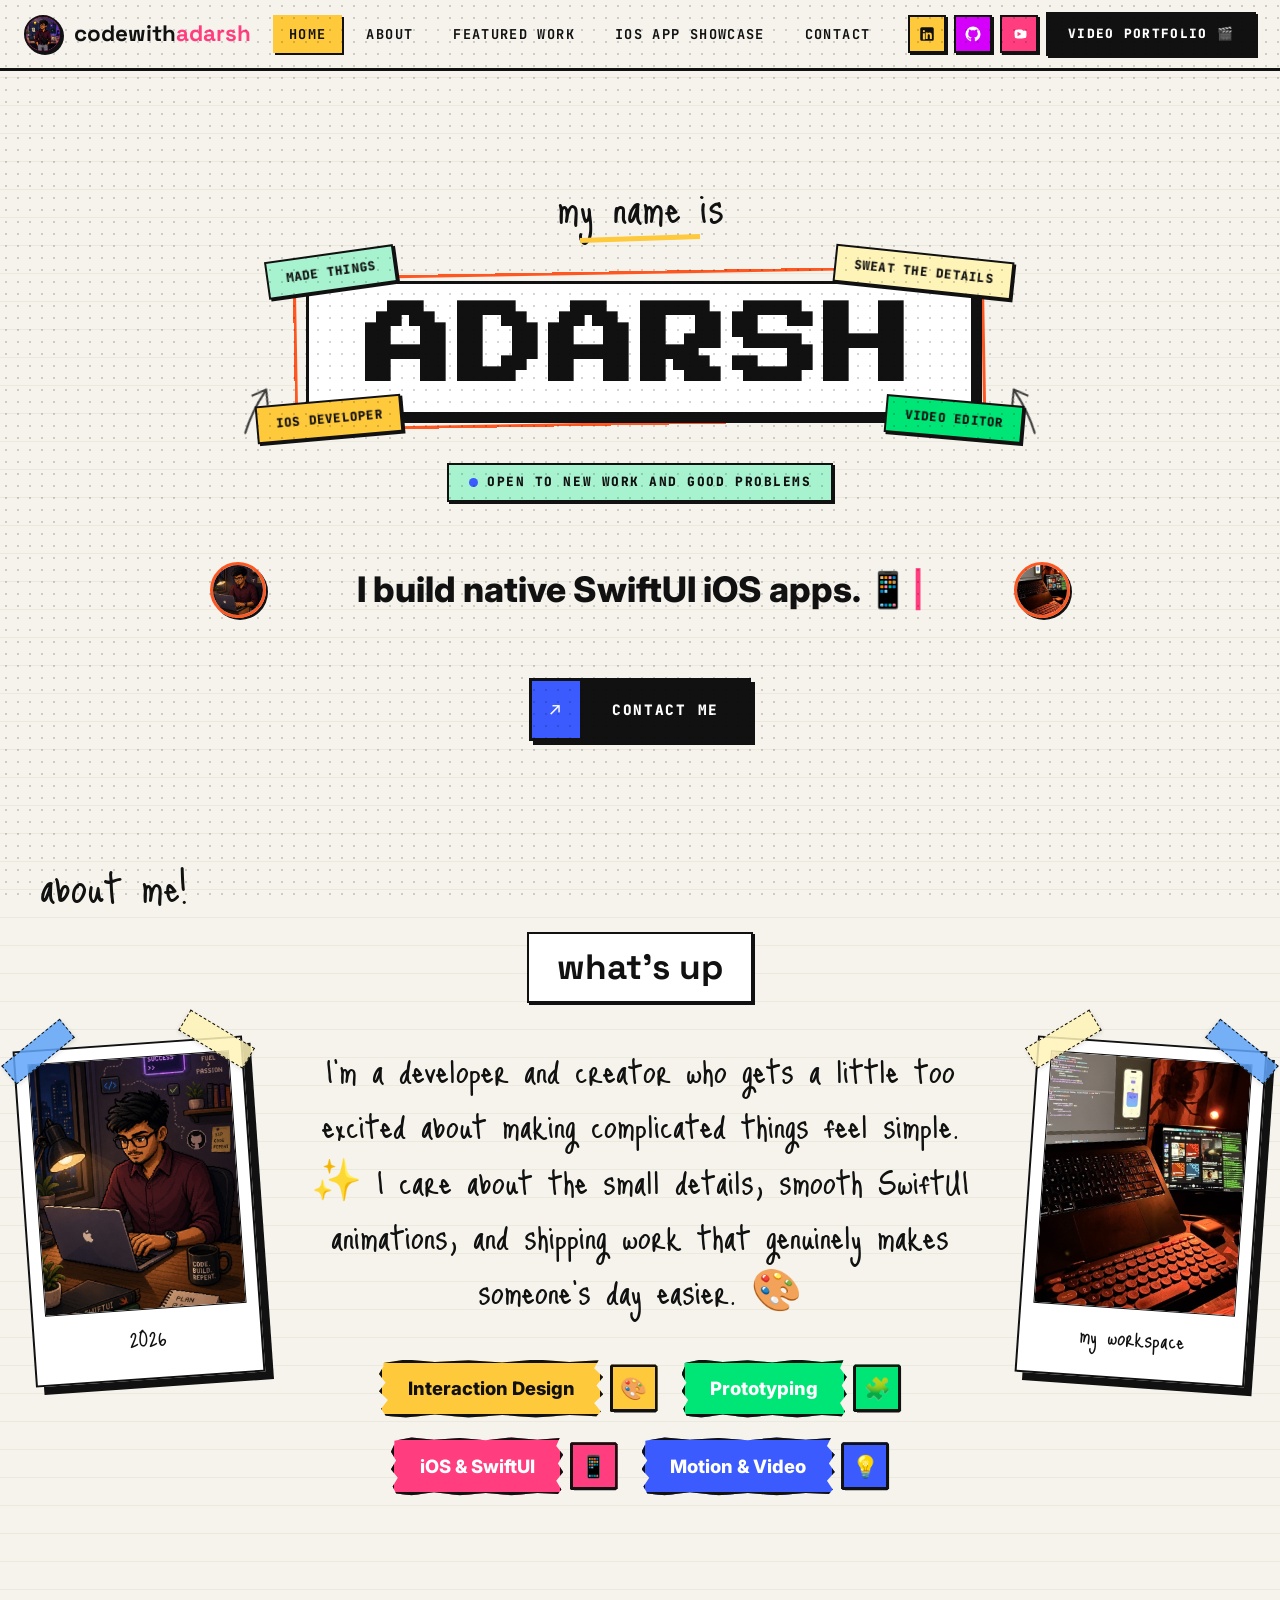
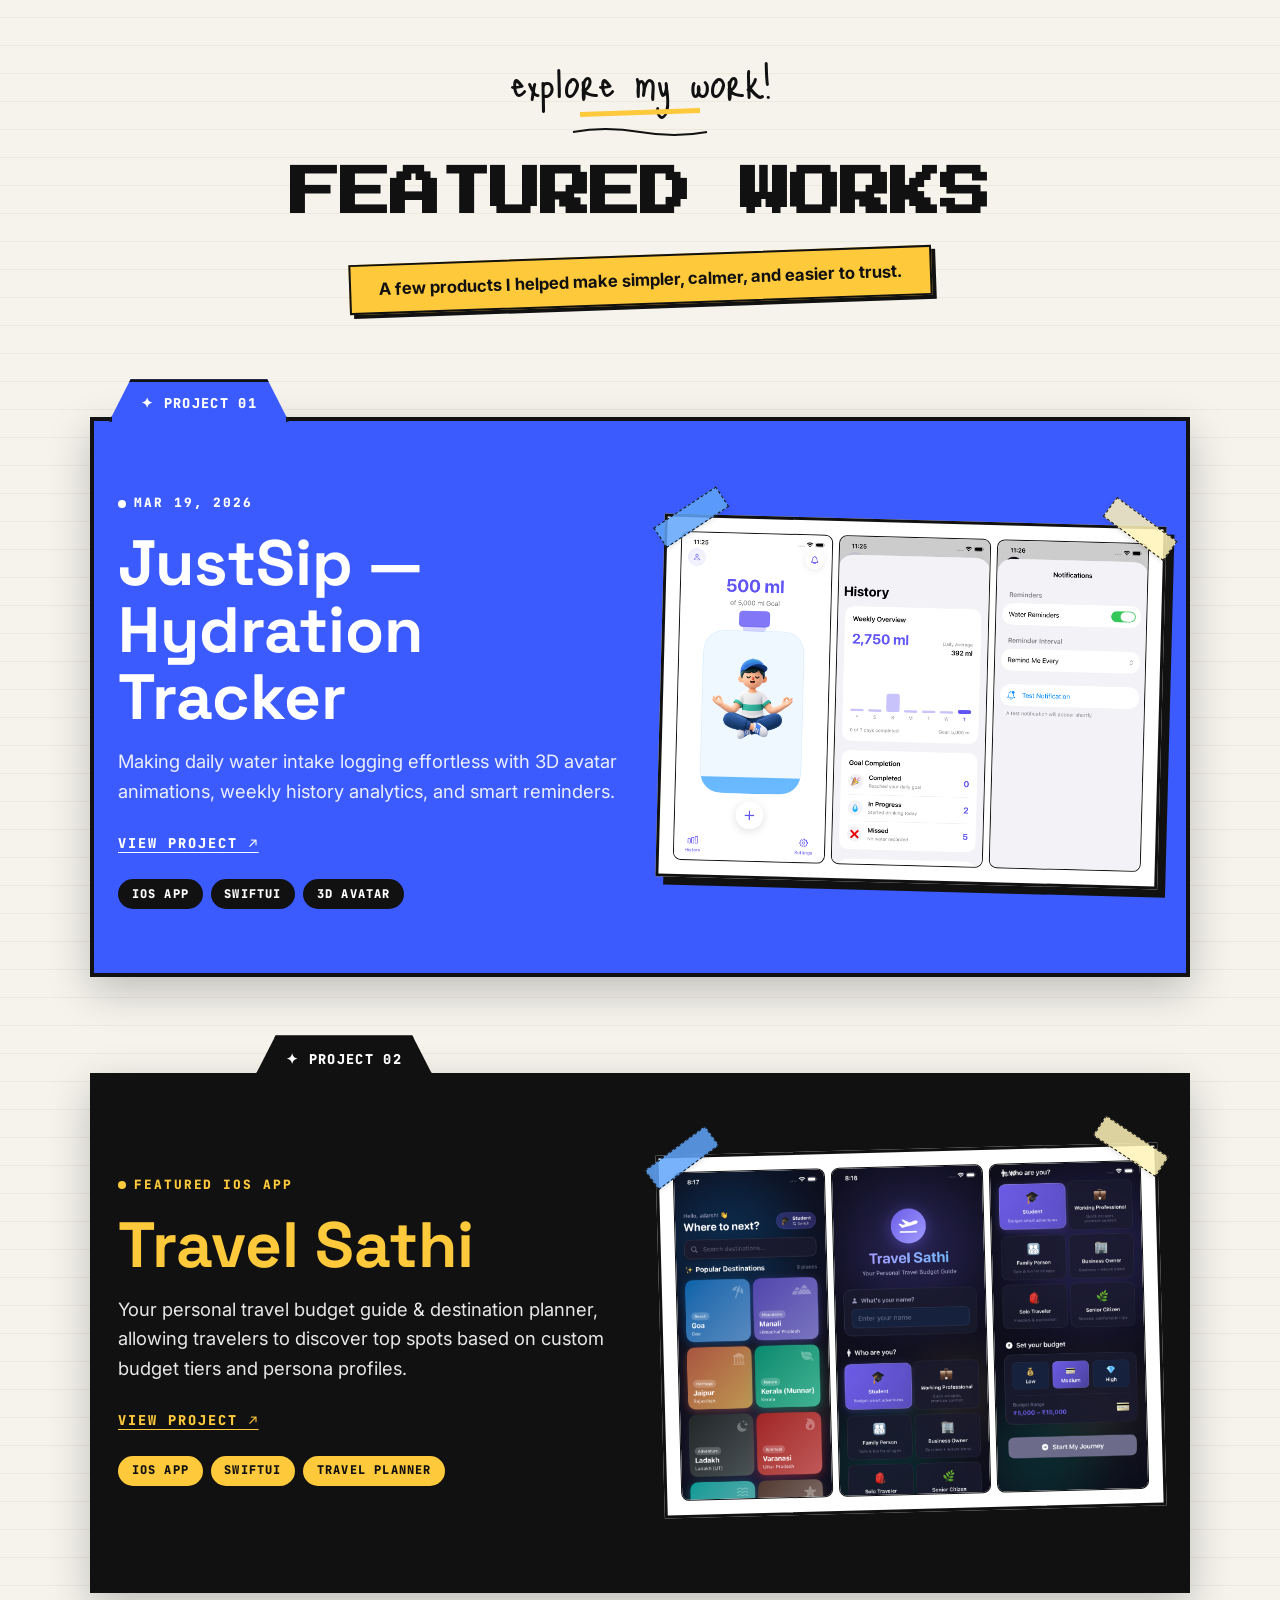
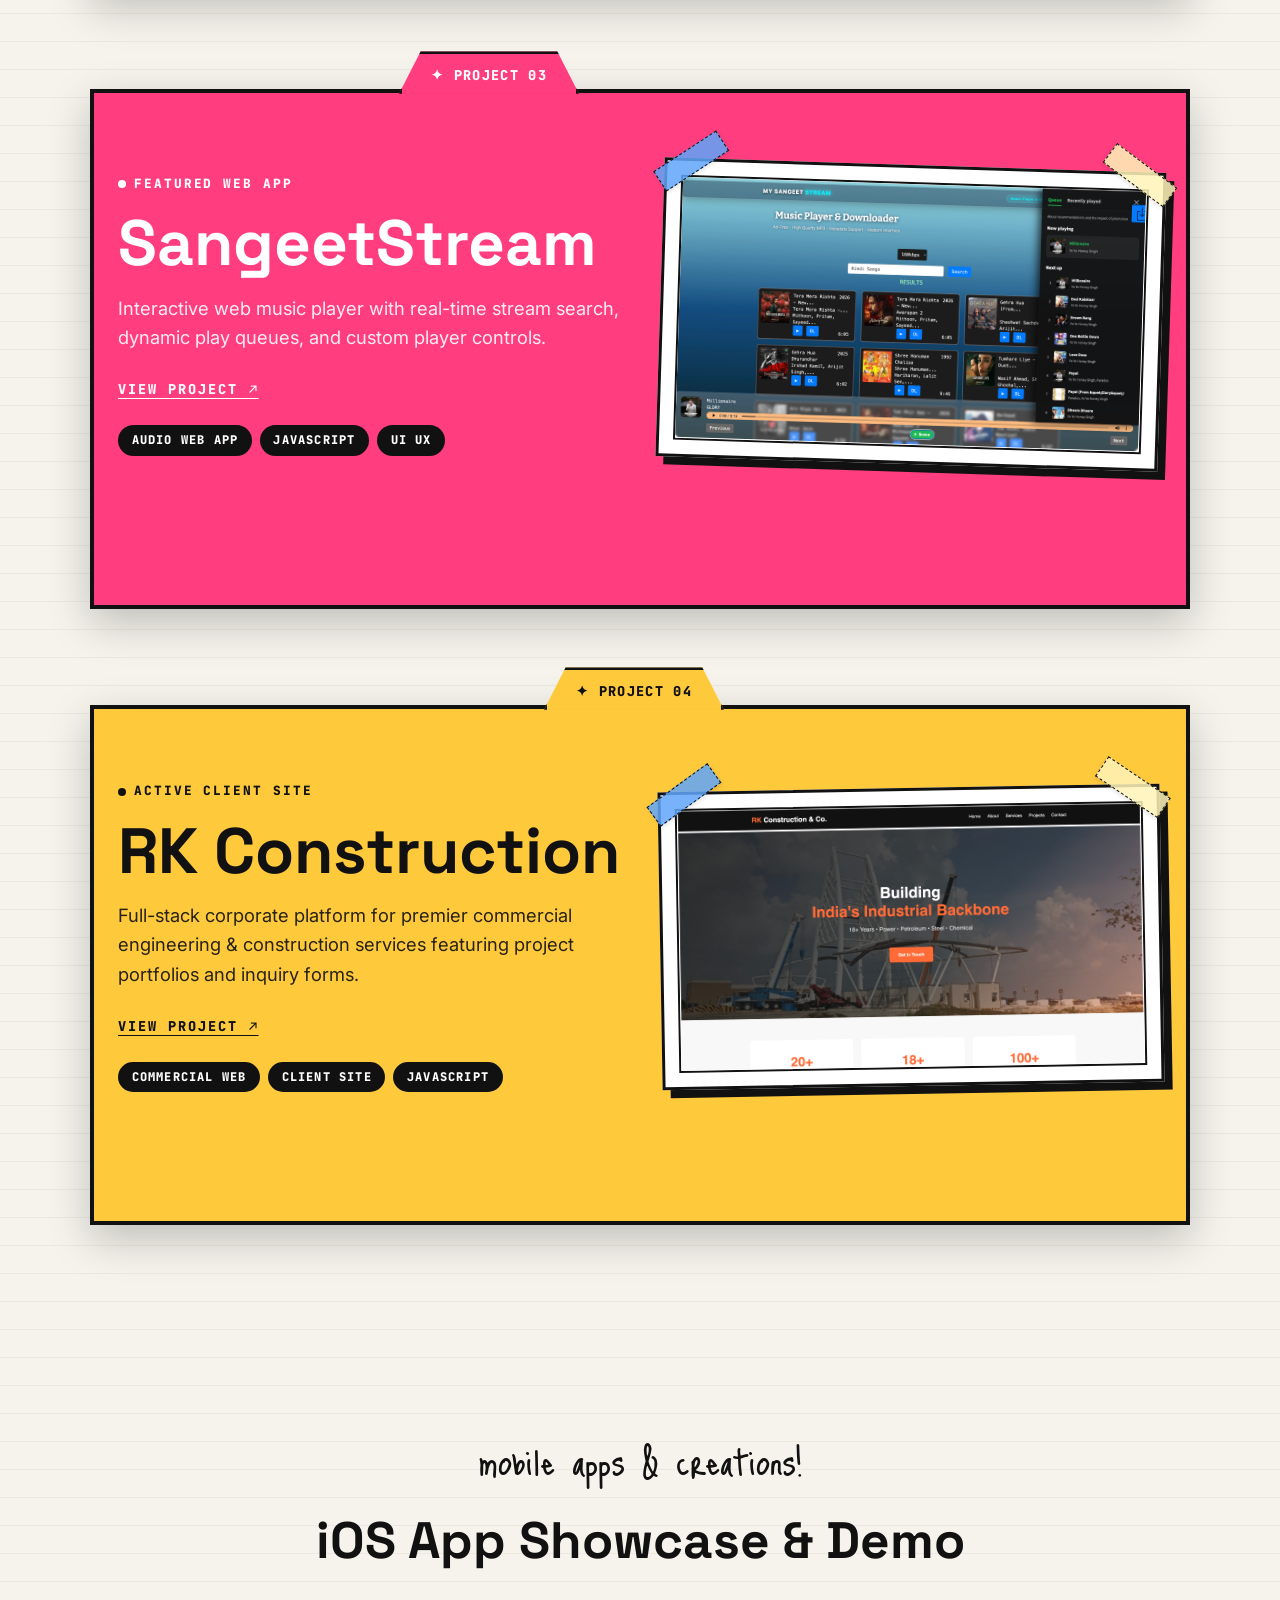
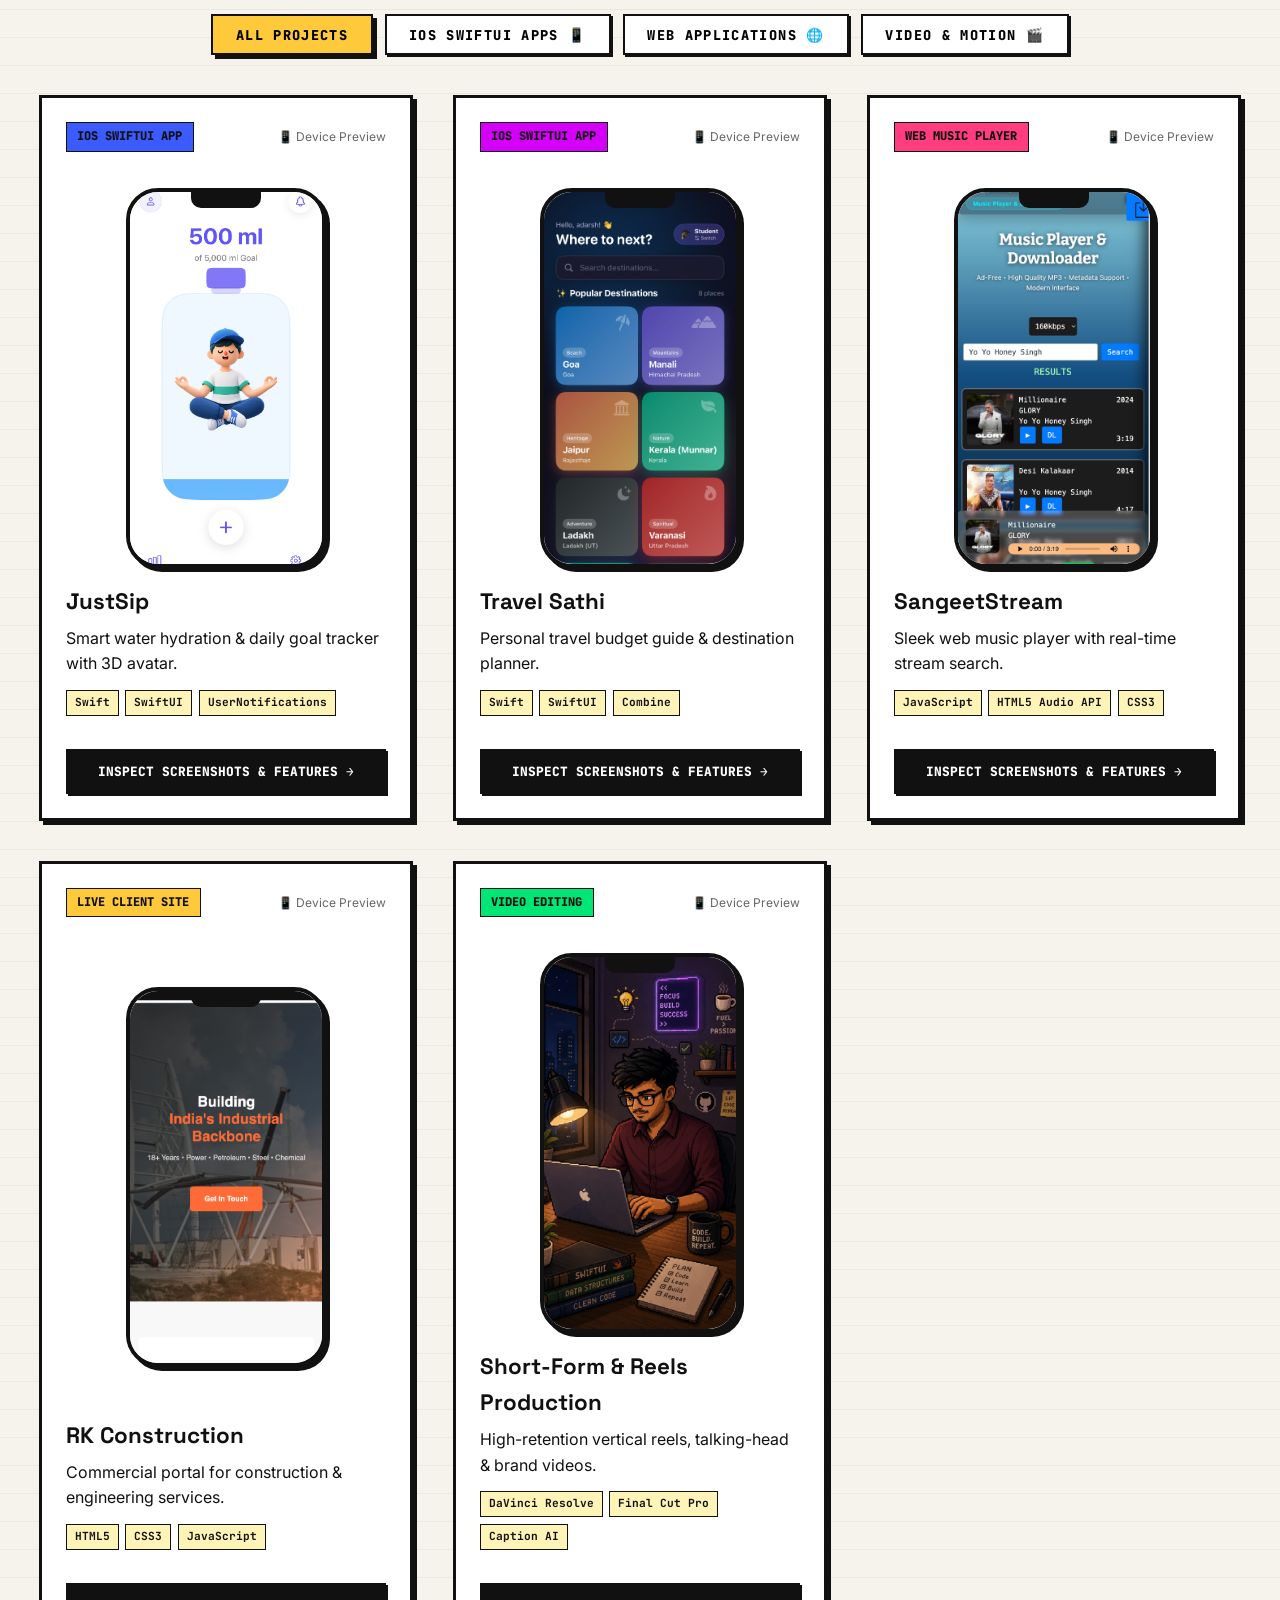
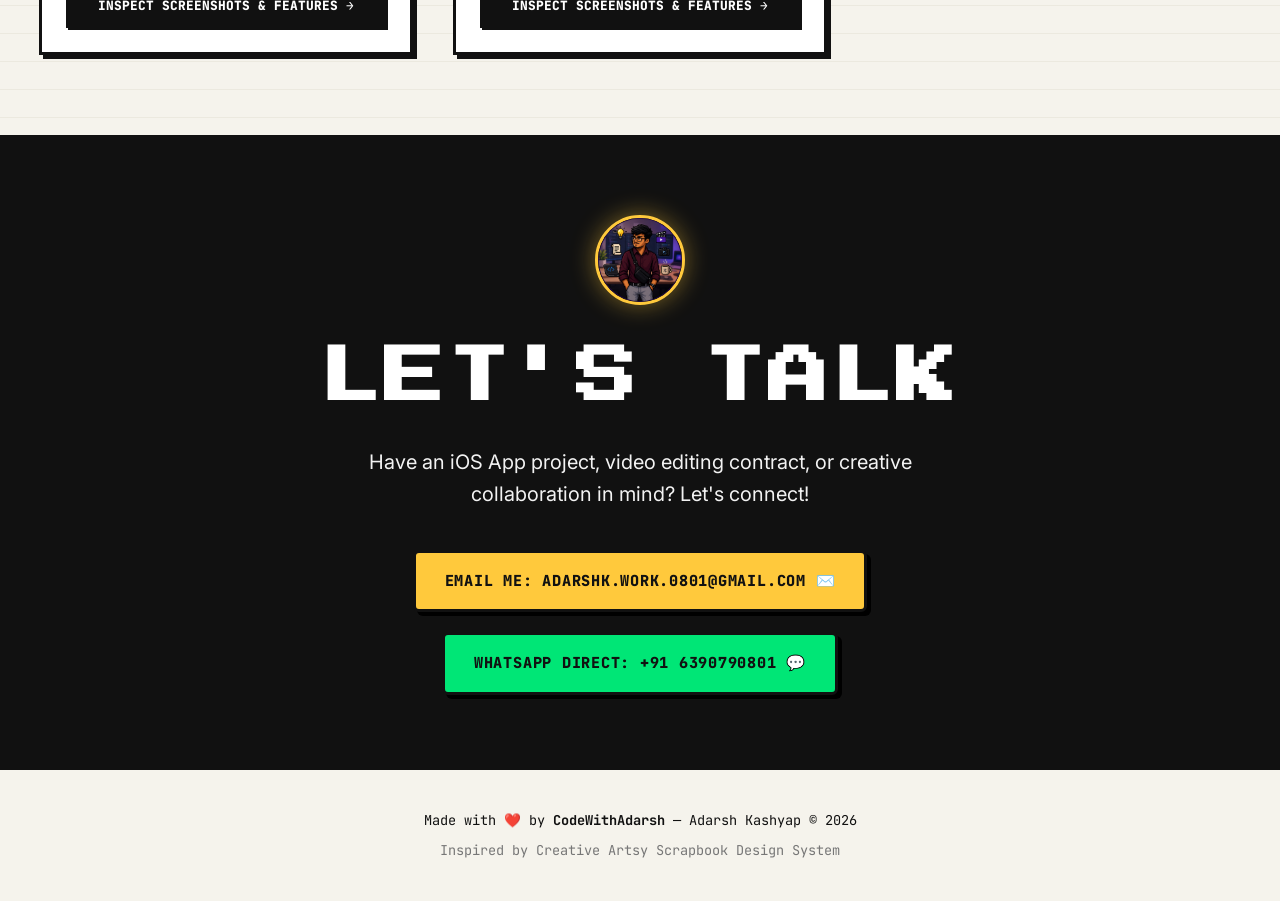
<file: index.html>
<!DOCTYPE html>
<html lang="en">

<head>
    <meta charset="UTF-8">
    <meta name="viewport" content="width=device-width, initial-scale=1.0">
    <title>Adarsh Kashyap — iOS Developer & Video Editor Portfolio</title>
    <meta name="description" content="Portfolio of Adarsh Kashyap - iOS Developer, Video Editor & Creative Tech Enthusiast.">
    <meta name="theme-color" content="#FFC93C">

    <!-- Favicon & Site Logo -->
    <link rel="icon" type="image/jpeg" href="assets/images/logo.jpg">
    <link rel="apple-touch-icon" href="assets/images/logo.jpg">

    <!-- Open Graph Meta -->
    <meta property="og:title" content="Adarsh Kashyap — Portfolio">
    <meta property="og:description" content="iOS Developer & Video Editor Portfolio built with Creative Artsy aesthetics.">
    <meta property="og:image" content="assets/images/logo.jpg">
    <meta property="og:type" content="website">

    <!-- CSS & Fonts -->
    <link rel="stylesheet" href="style.css">
</head>

<body>
    <!-- Background Grain Overlay -->
    <div class="ca-grain" aria-hidden="true"></div>

    <!-- Splash Screen Intro -->
    <div class="ca-splash" id="splash-screen" aria-hidden="true">
        <div class="ca-splash-bubble">
            <img src="assets/images/logo.jpg" alt="Logo" class="splash-logo-img">
            <span>Oh, hello! You found me! ✨</span>
        </div>
    </div>

    <!-- Navigation Bar -->
    <header class="navbar">
        <a href="#hero" class="nav-brand" id="nav-logo">
            <span class="brand-icon-smiley">
                <img src="assets/images/logo.jpg" alt="CodeWithAdarsh Logo">
            </span>
            <span>codewith<span style="color: var(--ca-magenta)">adarsh</span></span>
        </a>

        <!-- Desktop Navigation Links -->
        <nav>
            <ul class="nav-links">
                <li><a href="index.html#hero" class="nav-link active">Home</a></li>
                <li><a href="about.html" class="nav-link">About</a></li>
                <li><a href="index.html#projects" class="nav-link">Featured Work</a></li>
                <li><a href="index.html#apps" class="nav-link">iOS App Showcase</a></li>
                <li><a href="index.html#contact" class="nav-link">Contact</a></li>
            </ul>
        </nav>

        <!-- Social Badges & CTA -->
        <div class="nav-socials">
            <a href="https://www.linkedin.com/in/adarsh-kashyap-94238028b" target="_blank" class="social-pill" style="background-color: var(--ca-yellow)" title="LinkedIn">
                <svg width="18" height="18" viewBox="0 0 24 24" fill="currentColor"><path d="M19 3a2 2 0 0 1 2 2v14a2 2 0 0 1-2 2H5a2 2 0 0 1-2-2V5a2 2 0 0 1 2-2h14m-.5 15.5v-5.3a3.26 3.26 0 0 0-3.26-3.26c-.85 0-1.84.52-2.28 1.3v-1.11h-2.79v8.37h2.79v-4.93c0-.77.62-1.4 1.39-1.4a1.4 1.4 0 0 1 1.4 1.4v4.93h2.75M6.46 10.9v8.37H9.25V10.9H6.46M7.86 6.78a1.4 1.4 0 1 0 1.4 1.4a1.41 1.41 0 0 0-1.4-1.4Z"/></svg>
            </a>
            <a href="https://github.com/adarsh-08-01" target="_blank" class="social-pill" style="background-color: var(--ca-purple); color: #FFF" title="GitHub">
                <svg width="18" height="18" viewBox="0 0 24 24" fill="currentColor"><path d="M12 2A10 10 0 0 0 2 12c0 4.42 2.87 8.17 6.84 9.5c.5.08.66-.23.66-.5v-1.69c-2.77.6-3.36-1.34-3.36-1.34c-.46-1.16-1.11-1.47-1.11-1.47c-.91-.62.07-.6.07-.6c1 .07 1.53 1.03 1.53 1.03c.87 1.52 2.34 1.07 2.91.83c.09-.65.35-1.09.63-1.34c-2.22-.25-4.55-1.11-4.55-4.92c0-1.11.38-2 1.03-2.71c-.1-.25-.45-1.29.1-2.64c0 0 .84-.27 2.75 1.02c.79-.22 1.65-.33 2.5-.33c.85 0 1.71.11 2.5.33c1.91-1.29 2.75-1.02 2.75-1.02c.55 1.35.2 2.39.1 2.64c.65.71 1.03 1.6 1.03 2.71c0 3.82-2.34 4.66-4.57 4.91c.36.31.69.92.69 1.85V21c0 .27.16.59.67.5C19.14 20.16 22 16.42 22 12A10 10 0 0 0 12 2Z"/></svg>
            </a>
            <a href="https://www.youtube.com/@codewithadarsh08/shorts" target="_blank" class="social-pill" style="background-color: var(--ca-magenta); color: #FFF" title="YouTube">
                <svg width="18" height="18" viewBox="0 0 24 24" fill="currentColor"><path d="m10 15l5.19-3L10 9v6m11.56-7.83c.13.47.22 1.1.28 1.9.07.8.1 1.49.1 2.09L22 12c0 .6-.03 1.29-.1 2.09c-.06.8-.15 1.43-.28 1.9c-.2.74-.71 1.29-1.45 1.49c-.47.13-1.1.22-1.9.28c-.8.07-1.49.1-2.09.1L12 18c-.6 0-1.29-.03-2.09-.1c-.8-.06-1.43-.15-1.9-.28c-.74-.2-1.29-.71-1.49-1.45c-.13-.47-.22-1.1-.28-1.9c-.07-.8-.1-1.49-.1-2.09L6 12c0-.6.03-1.29.1-2.09c.06-.8.15-1.43.28-1.9c.2-.74.71-1.29 1.45-1.49c.47-.13 1.1-.22 1.9-.28c.8-.07 1.49-.1 2.09-.1L12 6c.6 0 1.29.03 2.09.1c.8.06 1.43.15 1.9.28c.74.2 1.29.71 1.49 1.45Z"/></svg>
            </a>
            <a href="https://portfolio.malloy.sg/Adarshkashyap" target="_blank" class="btn-contact-header">Video Portfolio 🎬</a>
        </div>

        <!-- Mobile Hamburger Toggle -->
        <button class="hamburger-btn" id="hamburger-btn" aria-label="Toggle Mobile Menu">
            <span>☰</span>
        </button>
    </header>

    <!-- Mobile Drawer Menu -->
    <div class="mobile-overlay" id="mobile-overlay"></div>
    <aside class="mobile-drawer" id="mobile-drawer">
        <div class="drawer-header">
            <span class="nav-brand">codewith<span style="color: var(--ca-magenta)">adarsh</span></span>
            <button class="close-btn" id="close-drawer-btn">✕</button>
        </div>
        <nav style="display: flex; flex-direction: column; gap: 1rem;">
            <a href="index.html#hero" class="mobile-nav-link nav-link">Home</a>
            <a href="about.html" class="mobile-nav-link nav-link">About</a>
            <a href="index.html#projects" class="mobile-nav-link nav-link">Featured Work</a>
            <a href="index.html#apps" class="mobile-nav-link nav-link">iOS App Showcase</a>
            <a href="index.html#contact" class="mobile-nav-link btn-artsy btn-artsy-primary" style="text-align: center; margin-top: 1rem;">Contact Me</a>
        </nav>
    </aside>

    <main>
        <!-- ROBIN-STYLE HERO SECTION (SCREENSHOT 5 REFERENCE) -->
        <section class="hero-robin-container" id="hero">
            <p class="robin-header-label">my name is</p>

            <!-- Main Name Box with Orange Hand-drawn Frame & Floating Badges -->
            <div class="robin-name-wrapper">
                <!-- Black Interactive Crop / Selection Box with Corner Handles (Hover Effect) -->
                <div class="robin-crop-box" aria-hidden="true">
                    <span class="crop-handle handle-tl"></span>
                    <span class="crop-handle handle-tr"></span>
                    <span class="crop-handle handle-bl"></span>
                    <span class="crop-handle handle-br"></span>
                </div>

                <div class="robin-orange-frame"></div>
                <div class="robin-name-box">
                    <h1 class="robin-name-text">ADARSH</h1>
                </div>

                <!-- Floating Badges around Name Box -->
                <span class="robin-badge-floating robin-badge-top-left">MADE THINGS</span>
                <span class="robin-badge-floating robin-badge-top-right">SWEAT THE DETAILS</span>
                <span class="robin-badge-floating robin-badge-bottom-left">iOS Developer</span>
                <span class="robin-badge-floating robin-badge-bottom-right">Video Editor</span>

                <!-- Hand-drawn SVG Doodle Arrows Pointing to Name Box -->
                <svg class="robin-doodle-arrow arrow-left" viewBox="0 0 60 60" fill="none" stroke="var(--ca-ink)" stroke-width="2.5" stroke-linecap="round" stroke-linejoin="round">
                    <path d="M 10 50 Q 25 28, 48 10" />
                    <path d="M 32 10 L 50 8 L 46 26" />
                </svg>
                <svg class="robin-doodle-arrow arrow-right" viewBox="0 0 60 60" fill="none" stroke="var(--ca-ink)" stroke-width="2.5" stroke-linecap="round" stroke-linejoin="round">
                    <path d="M 50 50 Q 35 28, 12 10" />
                    <path d="M 28 10 L 10 8 L 14 26" />
                </svg>
            </div>

            <!-- Availability Status Pill -->
            <div class="robin-status-pill">
                <span class="robin-status-dot"></span>
                <span>OPEN TO NEW WORK AND GOOD PROBLEMS</span>
            </div>

            <!-- Headline Row with Floating Circular Avatars on Left & Right -->
            <div class="robin-tagline-row">
                <div class="robin-avatar-left" title="Adarsh Pixel Art Avatar">
                    <img src="assets/images/adarsh_pixel_art.jpg" alt="Adarsh Pixel Art Avatar">
                </div>
                <h2 class="robin-tagline-text">
                    I build native SwiftUI iOS apps, craft high-impact video edits, and design software that gets out of your way. ✨
                </h2>
                <div class="robin-avatar-right" title="Adarsh Workspace Setup">
                    <img src="assets/images/adarsh_workspace.jpg" alt="Adarsh Workspace Setup">
                </div>
            </div>

            <!-- Robin-style Contact Button -->
            <div>
                <a href="#contact" class="btn-robin-contact">
                    <span class="btn-robin-icon">↗</span>
                    <span class="btn-robin-label">CONTACT ME</span>
                </a>
            </div>
        </section>

        <!-- ABOUT ME SECTION (ORIGINAL HOME PAGE SCRAPBOOK VERSION) -->
        <section class="about-section reveal-on-scroll" id="about">
            <!-- Top-left Handwritten Label -->
            <p class="about-handwritten-topleft">about me!</p>

            <!-- Centered Header Badge -->
            <div class="about-header-centered">
                <div class="about-whats-up-badge">what's up</div>
            </div>

            <!-- 3-Column Layout: Left Polaroid | Center Content | Right Polaroid -->
            <div class="about-3col-layout-scrapbook">
                <!-- Left Column: Polaroid Card (Pixel Art Avatar) -->
                <div class="about-left-col">
                    <div class="polaroid-card tilt-card" style="transform: rotate(-4deg);">
                        <div class="washi-tape-top-left"></div>
                        <div class="washi-tape-top-right"></div>
                        <div class="polaroid-img-wrapper">
                            <img src="assets/images/adarsh_pixel_art.jpg" alt="Adarsh Kashyap Pixel Art Avatar">
                        </div>
                        <p class="polaroid-caption">2026</p>
                    </div>
                </div>

                <!-- Center Column: Bio Text & Skill Pills with Separate Emoji Boxes -->
                <div class="about-center-col">
                    <div class="about-bio-text">
                        I'm a developer and creator who gets a little too excited about making complicated things feel simple. ✨ I care about the small details, smooth SwiftUI animations, and shipping work that genuinely makes someone's day easier. 🎨
                    </div>

                    <!-- Skill Pairs Grid (Main Pill + Separate Emoji Box) -->
                    <div class="about-skill-pairs-grid">
                        <div class="skill-pair">
                            <div class="skill-pill-main" style="background-color: var(--ca-yellow); color: var(--ca-ink);">
                                Interaction Design
                            </div>
                            <div class="skill-emoji-sq" style="background-color: var(--ca-yellow); color: var(--ca-ink);">
                                🎨
                            </div>
                        </div>

                        <div class="skill-pair">
                            <div class="skill-pill-main" style="background-color: var(--ca-green); color: #FFFFFF;">
                                Prototyping
                            </div>
                            <div class="skill-emoji-sq" style="background-color: var(--ca-green); color: #FFFFFF;">
                                🧩
                            </div>
                        </div>

                        <div class="skill-pair">
                            <div class="skill-pill-main" style="background-color: var(--ca-magenta); color: #FFFFFF;">
                                iOS & SwiftUI
                            </div>
                            <div class="skill-emoji-sq" style="background-color: var(--ca-magenta); color: #FFFFFF;">
                                📱
                            </div>
                        </div>

                        <div class="skill-pair">
                            <div class="skill-pill-main" style="background-color: var(--ca-blue); color: #FFFFFF;">
                                Motion & Video
                            </div>
                            <div class="skill-emoji-sq" style="background-color: var(--ca-blue); color: #FFFFFF;">
                                💡
                            </div>
                        </div>
                    </div>
                </div>

                <!-- Right Column: Polaroid Card (Workspace Setup Photo) -->
                <div class="about-right-col">
                    <div class="polaroid-card tilt-card" style="transform: rotate(4deg);">
                        <div class="washi-tape-top-left" style="background-color: rgba(255, 244, 184, 0.85);"></div>
                        <div class="washi-tape-top-right" style="background-color: rgba(96, 165, 250, 0.85);"></div>
                        <div class="polaroid-img-wrapper">
                            <img src="assets/images/adarsh_workspace.jpg" alt="Adarsh Workspace Setup">
                        </div>
                        <p class="polaroid-caption">my workspace</p>
                    </div>
                </div>
            </div>
        </section>

        <!-- FEATURED WORKS SHOWCASE SECTION (PORTFOLIOFY MATCH: CARDS WITH THEIR OWN ATTACHED TABS) -->
        <section class="featured-works-wrapper" id="projects">
            <div class="featured-header-container">
                <p class="robin-header-label">explore my work!</p>
                <svg class="doodle-wavy-underline" viewBox="0 0 140 12" fill="none" stroke="var(--ca-ink)" stroke-width="2">
                    <path d="M3 6 Q 35 0, 70 6 T 137 6" />
                </svg>
                <h2 class="featured-pixel-heading">FEATURED WORKS</h2>
                <div class="sticky-note-subtext">
                    A few products I helped make simpler, calmer, and easier to trust.
                </div>
            </div>

            <!-- Card Display Container with Attached Tabs on Each Card -->
            <div class="featured-card-display">

                <!-- CARD 1 (PROJECT 01): JustSip (Blue Block #3B5BFF) -->
                <article class="project-block-stacked" id="p1-justsip" style="background-color: #3B5BFF; color: #FFFFFF;">
                    <div class="card-attached-tab">✦ PROJECT 01</div>
                    <div class="project-block-inner">
                        <div class="project-left-col">
                            <div class="project-date-row">
                                <span class="project-date-dot"></span>
                                <span>MAR 19, 2026</span>
                            </div>
                            <h3 class="project-block-title">JustSip — Hydration Tracker</h3>
                            <p class="project-block-desc">
                                Making daily water intake logging effortless with 3D avatar animations, weekly history analytics, and smart reminders.
                            </p>
                            <a href="https://github.com/adarsh-08-01/JustSip" target="_blank" class="project-view-link">
                                VIEW PROJECT ↗
                            </a>
                            <div class="project-tag-chips">
                                <span class="chip-black-pill">IOS APP</span>
                                <span class="chip-black-pill">SWIFTUI</span>
                                <span class="chip-black-pill">3D AVATAR</span>
                            </div>
                        </div>

                        <div class="project-right-col">
                            <div class="framed-screenshot-wrapper">
                                <div class="washi-tape-top-left"></div>
                                <div class="washi-tape-top-right"></div>
                                <div class="screenshot-grid-3">
                                    <img src="assets/images/justsip/HomeView2.png" alt="JustSip Screen 1">
                                    <img src="assets/images/justsip/HistroyView.png" alt="JustSip Screen 2">
                                    <img src="assets/images/justsip/NotificationView.png" alt="JustSip Screen 3">
                                </div>
                            </div>
                        </div>
                    </div>
                </article>

                <!-- CARD 2 (PROJECT 02): Travel Sathi (Black Block #111111) -->
                <article class="project-block-stacked" id="p2-travelsathi" style="background-color: #111111; color: #FFFFFF;">
                    <div class="card-attached-tab">✦ PROJECT 02</div>
                    <div class="project-block-inner">
                        <div class="project-left-col">
                            <div class="project-date-row" style="color: var(--ca-yellow);">
                                <span class="project-date-dot"></span>
                                <span>FEATURED IOS APP</span>
                            </div>
                            <h3 class="project-block-title" style="color: var(--ca-yellow);">Travel Sathi</h3>
                            <p class="project-block-desc">
                                Your personal travel budget guide & destination planner, allowing travelers to discover top spots based on custom budget tiers and persona profiles.
                            </p>
                            <a href="https://github.com/adarsh-08-01/Travel-Sathi-" target="_blank" class="project-view-link" style="color: var(--ca-yellow);">
                                VIEW PROJECT ↗
                            </a>
                            <div class="project-tag-chips">
                                <span class="chip-black-pill" style="background-color: var(--ca-yellow); color: var(--ca-ink);">IOS APP</span>
                                <span class="chip-black-pill" style="background-color: var(--ca-yellow); color: var(--ca-ink);">SWIFTUI</span>
                                <span class="chip-black-pill" style="background-color: var(--ca-yellow); color: var(--ca-ink);">TRAVEL PLANNER</span>
                            </div>
                        </div>

                        <div class="project-right-col">
                            <div class="framed-screenshot-wrapper" style="transform: rotate(-1.5deg);">
                                <div class="washi-tape-top-left"></div>
                                <div class="washi-tape-top-right"></div>
                                <div class="screenshot-grid-3">
                                    <img src="assets/images/travelsathi/TravelSathi_Destinations.png" alt="Travel Sathi Destinations">
                                    <img src="assets/images/travelsathi/TravelSathi_Role.png" alt="Travel Sathi Role Selection">
                                    <img src="assets/images/travelsathi/TravelSathi_Budget.png" alt="Travel Sathi Budget Selector">
                                </div>
                            </div>
                        </div>
                    </div>
                </article>

                <!-- CARD 3 (PROJECT 03): SangeetStream (Pink Block #FF3D7F) -->
                <article class="project-block-stacked" id="p3-sangeetstream" style="background-color: #FF3D7F; color: #FFFFFF;">
                    <div class="card-attached-tab">✦ PROJECT 03</div>
                    <div class="project-block-inner">
                        <div class="project-left-col">
                            <div class="project-date-row">
                                <span class="project-date-dot"></span>
                                <span>FEATURED WEB APP</span>
                            </div>
                            <h3 class="project-block-title">SangeetStream</h3>
                            <p class="project-block-desc">
                                Interactive web music player with real-time stream search, dynamic play queues, and custom player controls.
                            </p>
                            <a href="https://mysangeetstream.netlify.app/#Yo%20Yo%20Honey%20Singh" target="_blank" class="project-view-link">
                                VIEW PROJECT ↗
                            </a>
                            <div class="project-tag-chips">
                                <span class="chip-black-pill">AUDIO WEB APP</span>
                                <span class="chip-black-pill">JAVASCRIPT</span>
                                <span class="chip-black-pill">UI UX</span>
                            </div>
                        </div>

                        <div class="project-right-col">
                            <div class="framed-screenshot-wrapper" style="transform: rotate(1.8deg);">
                                <div class="washi-tape-top-left"></div>
                                <div class="washi-tape-top-right"></div>
                                <div class="single-banner-img">
                                    <img src="assets/images/sangeetstream.png" alt="SangeetStream Web Music Player Homepage">
                                </div>
                            </div>
                        </div>
                    </div>
                </article>

                <!-- CARD 4 (PROJECT 04): RK Construction (Yellow Block #FFC93C) -->
                <article class="project-block-stacked" id="p4-rkconstruction" style="background-color: #FFC93C; color: #111111;">
                    <div class="card-attached-tab">✦ PROJECT 04</div>
                    <div class="project-block-inner">
                        <div class="project-left-col">
                            <div class="project-date-row">
                                <span class="project-date-dot"></span>
                                <span>ACTIVE CLIENT SITE</span>
                            </div>
                            <h3 class="project-block-title">RK Construction</h3>
                            <p class="project-block-desc">
                                Full-stack corporate platform for premier commercial engineering & construction services featuring project portfolios and inquiry forms.
                            </p>
                            <a href="https://rkconstruction11.in/" target="_blank" class="project-view-link">
                                VIEW PROJECT ↗
                            </a>
                            <div class="project-tag-chips">
                                <span class="chip-black-pill">COMMERCIAL WEB</span>
                                <span class="chip-black-pill">CLIENT SITE</span>
                                <span class="chip-black-pill">JAVASCRIPT</span>
                            </div>
                        </div>

                        <div class="project-right-col">
                            <div class="framed-screenshot-wrapper" style="transform: rotate(-1deg);">
                                <div class="washi-tape-top-left"></div>
                                <div class="washi-tape-top-right"></div>
                                <div class="single-banner-img">
                                    <img src="assets/images/rk_construction.png" alt="RK Construction Website Banner">
                                </div>
                            </div>
                        </div>
                    </div>
                </article>

            </div>
        </section>

        <!-- iOS App Showcase Grid & Demo -->
        <section class="section-wrapper reveal-on-scroll" id="apps">
            <p class="section-label">mobile apps & creations!</p>
            <h2 class="section-title">iOS App Showcase & Demo</h2>

            <div class="filter-tabs-row">
                <button class="filter-btn active" data-filter="all">All Projects</button>
                <button class="filter-btn" data-filter="ios">iOS SwiftUI Apps 📱</button>
                <button class="filter-btn" data-filter="web">Web Applications 🌐</button>
                <button class="filter-btn" data-filter="video">Video & Motion 🎬</button>
            </div>

            <div class="apps-grid" id="apps-grid">
                <!-- Rendered dynamically by app.js -->
            </div>
        </section>

        <!-- CLOSING CTA SECTION (LET'S TALK) -->
        <section class="closing-cta-section reveal-on-scroll" id="contact">
            <!-- Official Pixel Art Logo Mascot Avatar -->
            <div class="cta-logo-avatar">
                <img src="assets/images/logo.jpg" alt="Adarsh Kashyap Logo Avatar">
            </div>

            <h2 class="cta-pixel-heading">LET'S TALK</h2>
            <p class="cta-subtext">
                Have an iOS App project, video editing contract, or creative collaboration in mind? Let's connect!
            </p>

            <div class="cta-buttons-wrapper">
                <a href="mailto:adarshk.work.0801@gmail.com" class="btn-contact-cta btn-cta-yellow">
                    Email Me: adarshk.work.0801@gmail.com ✉️
                </a>
                <a href="https://wa.me/916390790801" target="_blank" class="btn-contact-cta btn-cta-green">
                    WhatsApp Direct: +91 6390790801 💬
                </a>
            </div>
        </section>
    </main>

    <!-- Footer -->
    <footer class="footer-main">
        <p>Made with ❤️ by <strong>CodeWithAdarsh</strong> — Adarsh Kashyap © 2026</p>
        <p style="margin-top: 0.5rem; color: #777;">Inspired by Creative Artsy Scrapbook Design System</p>
    </footer>

    <!-- Native Modal Dialog for App Details & Screenshot Gallery -->
    <dialog id="app-dialog">
        <div class="dialog-header">
            <div>
                <span id="dialog-badge" class="app-badge">iOS App</span>
                <h3 id="dialog-title" style="font-family: var(--font-display); font-size: 1.8rem; margin-top: 0.4rem;">App Title</h3>
            </div>
            <button id="dialog-close-btn" class="close-btn">✕</button>
        </div>

        <div>
            <p id="dialog-desc" style="font-size: 1.05rem; line-height: 1.6; margin-bottom: 1.25rem;">
                Detailed app description.
            </p>

            <div id="dialog-gallery" style="margin-bottom: 1.5rem;">
                <!-- Screenshot Gallery Scroll rendered by app.js -->
            </div>

            <h4 style="font-family: var(--font-mono); font-size: 0.85rem; text-transform: uppercase; margin-bottom: 0.5rem;">Tech Stack & Architecture:</h4>
            <div id="dialog-tech" style="display: flex; flex-wrap: wrap; gap: 0.5rem; margin-bottom: 1.5rem;">
                <!-- Tech pills -->
            </div>

            <div id="dialog-links" class="dialog-links-group">
                <!-- GitHub / Live Links -->
            </div>
        </div>
    </dialog>

    <!-- JS Scripts -->
    <script src="js/data.js"></script>
    <script src="js/animations.js"></script>
    <script src="app.js"></script>
</body>

</html>
</file>
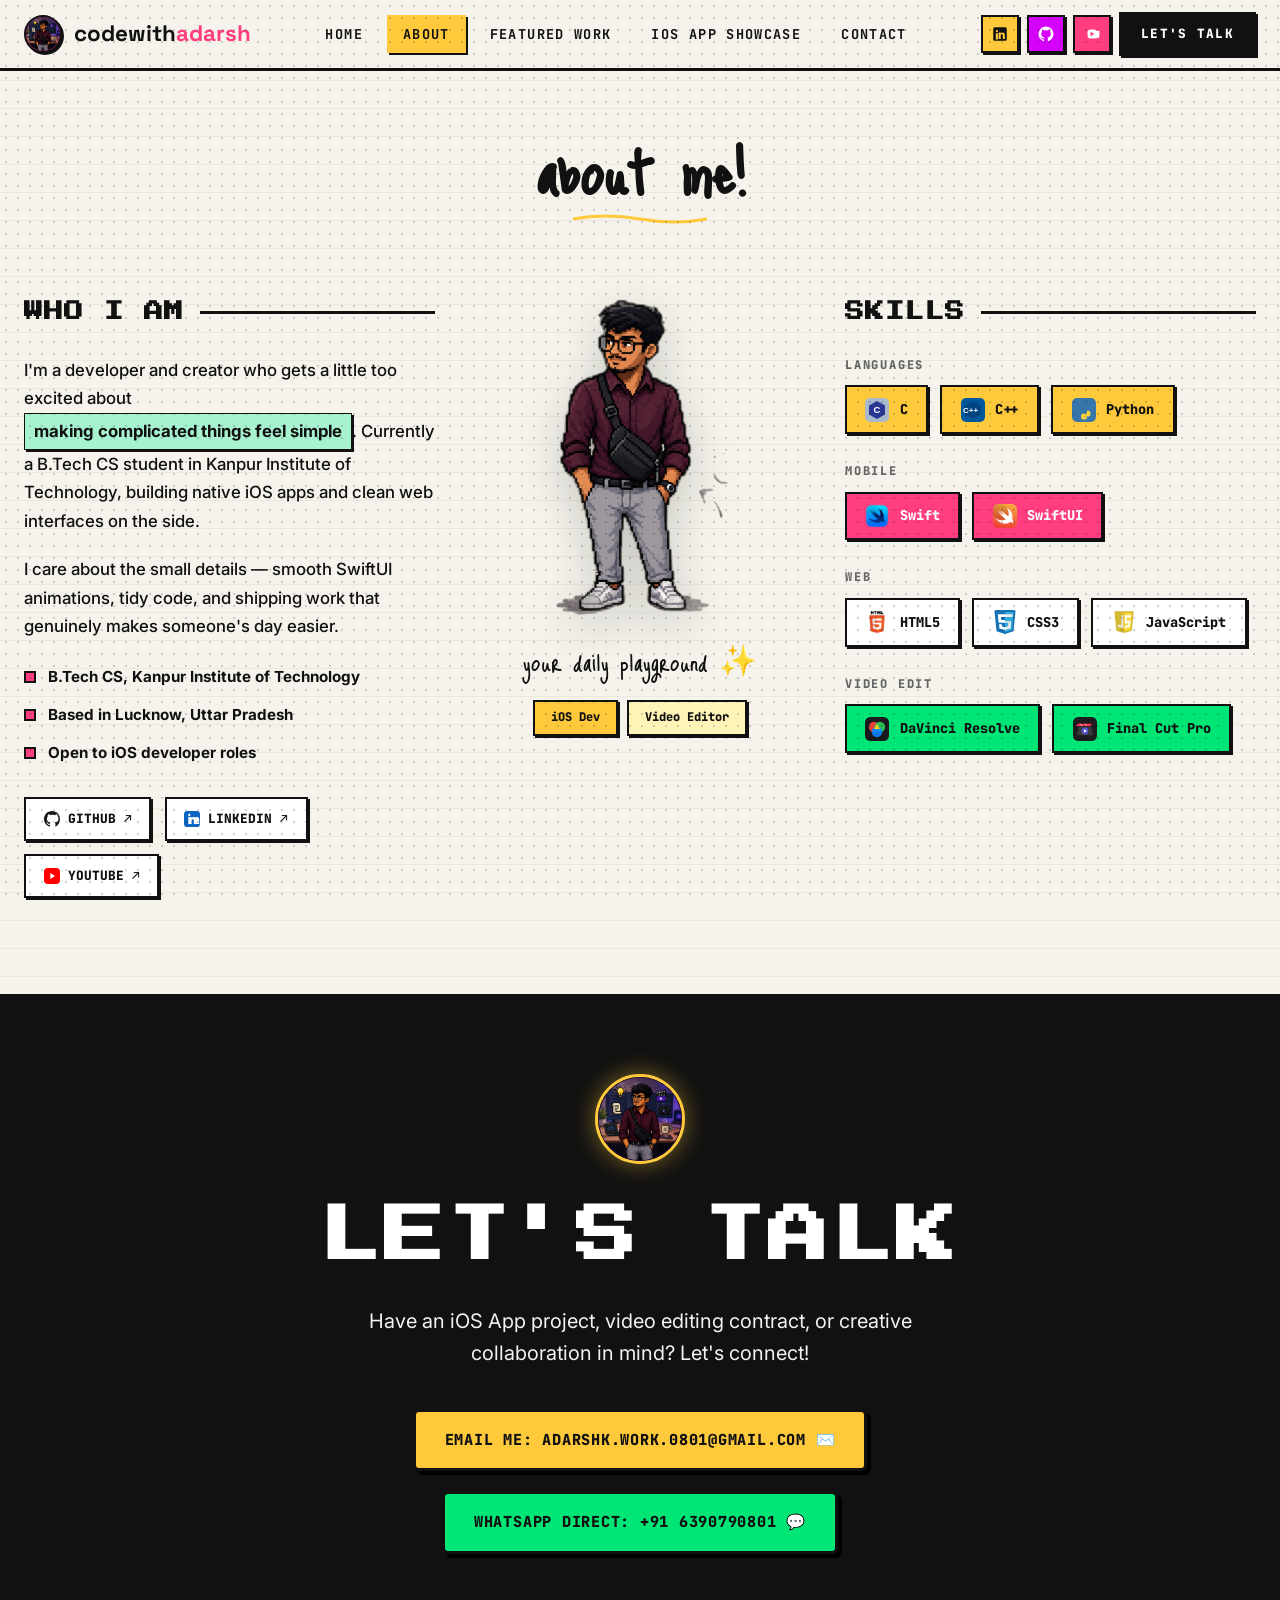
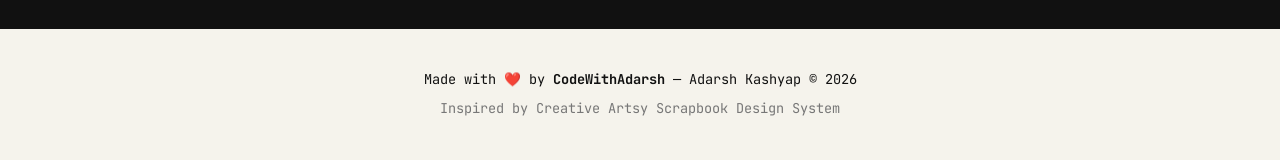
<file: about.html>
<!DOCTYPE html>
<html lang="en">

<head>
    <meta charset="UTF-8">
    <meta name="viewport" content="width=device-width, initial-scale=1.0">
    <title>About Me — Adarsh Kashyap | iOS Developer & Video Editor</title>
    <meta name="description"
        content="Learn more about Adarsh Kashyap - iOS Developer, Video Editor & CS Student at KIT Kanpur.">
    <meta name="theme-color" content="#FFC93C">

    <!-- Favicon & Site Logo -->
    <link rel="icon" type="image/jpeg" href="assets/images/logo.jpg">
    <link rel="apple-touch-icon" href="assets/images/logo.jpg">

    <!-- Open Graph Meta -->
    <meta property="og:title" content="About Me — Adarsh Kashyap">
    <meta property="og:description" content="iOS Developer & Video Editor Portfolio - About Page.">
    <meta property="og:image" content="assets/images/logo.jpg">
    <meta property="og:type" content="website">

    <!-- CSS & Fonts -->
    <link rel="stylesheet" href="style.css">
</head>

<body>
    <!-- Background Grain Overlay -->
    <div class="ca-grain" aria-hidden="true"></div>

    <!-- Navigation Bar -->
    <header class="navbar">
        <a href="index.html#hero" class="nav-brand" id="nav-logo">
            <span class="brand-icon-smiley">
                <img src="assets/images/logo.jpg" alt="CodeWithAdarsh Logo">
            </span>
            <span>codewith<span style="color: var(--ca-magenta)">adarsh</span></span>
        </a>

        <!-- Desktop Navigation Links -->
        <nav>
            <ul class="nav-links">
                <li><a href="index.html#hero" class="nav-link">Home</a></li>
                <li><a href="about.html" class="nav-link active">About</a></li>
                <li><a href="index.html#projects" class="nav-link">Featured Work</a></li>
                <li><a href="index.html#apps" class="nav-link">iOS App Showcase</a></li>
                <li><a href="index.html#contact" class="nav-link">Contact</a></li>
            </ul>
        </nav>

        <!-- Social Badges & CTA -->
        <div class="nav-socials">
            <a href="https://www.linkedin.com/in/adarsh-kashyap-94238028b" target="_blank" class="social-pill" style="background-color: var(--ca-yellow)" title="LinkedIn">
                <svg width="18" height="18" viewBox="0 0 24 24" fill="currentColor"><path d="M19 3a2 2 0 0 1 2 2v14a2 2 0 0 1-2 2H5a2 2 0 0 1-2-2V5a2 2 0 0 1 2-2h14m-.5 15.5v-5.3a3.26 3.26 0 0 0-3.26-3.26c-.85 0-1.84.52-2.28 1.3v-1.11h-2.79v8.37h2.79v-4.93c0-.77.62-1.4 1.39-1.4a1.4 1.4 0 0 1 1.4 1.4v4.93h2.75M6.46 10.9v8.37H9.25V10.9H6.46M7.86 6.78a1.4 1.4 0 1 0 1.4 1.4a1.41 1.41 0 0 0-1.4-1.4Z"/></svg>
            </a>
            <a href="https://github.com/adarsh-08-01" target="_blank" class="social-pill" style="background-color: var(--ca-purple); color: #FFF" title="GitHub">
                <svg width="18" height="18" viewBox="0 0 24 24" fill="currentColor"><path d="M12 2A10 10 0 0 0 2 12c0 4.42 2.87 8.17 6.84 9.5c.5.08.66-.23.66-.5v-1.69c-2.77.6-3.36-1.34-3.36-1.34c-.46-1.16-1.11-1.47-1.11-1.47c-.91-.62.07-.6.07-.6c1 .07 1.53 1.03 1.53 1.03c.87 1.52 2.34 1.07 2.91.83c.09-.65.35-1.09.63-1.34c-2.22-.25-4.55-1.11-4.55-4.92c0-1.11.38-2 1.03-2.71c-.1-.25-.45-1.29.1-2.64c0 0 .84-.27 2.75 1.02c.79-.22 1.65-.33 2.5-.33c.85 0 1.71.11 2.5.33c1.91-1.29 2.75-1.02 2.75-1.02c.55 1.35.2 2.39.1 2.64c.65.71 1.03 1.6 1.03 2.71c0 3.82-2.34 4.66-4.57 4.91c.36.31.69.92.69 1.85V21c0 .27.16.59.67.5C19.14 20.16 22 16.42 22 12A10 10 0 0 0 12 2Z"/></svg>
            </a>
            <a href="https://www.youtube.com/@codewithadarsh08/shorts" target="_blank" class="social-pill" style="background-color: var(--ca-magenta); color: #FFF" title="YouTube">
                <svg width="18" height="18" viewBox="0 0 24 24" fill="currentColor"><path d="m10 15l5.19-3L10 9v6m11.56-7.83c.13.47.22 1.1.28 1.9.07.8.1 1.49.1 2.09L22 12c0 .6-.03 1.29-.1 2.09c-.06.8-.15 1.43-.28 1.9c-.2.74-.71 1.29-1.45 1.49c-.47.13-1.1.22-1.9.28c-.8.07-1.49.1-2.09.1L12 18c-.6 0-1.29-.03-2.09-.1c-.8-.06-1.43-.15-1.9-.28c-.74-.2-1.29-.71-1.49-1.45c-.13-.47-.22-1.1-.28-1.9c-.07-.8-.1-1.49-.1-2.09L6 12c0-.6.03-1.29.1-2.09c.06-.8.15-1.43.28-1.9c.2-.74.71-1.29 1.45-1.49c.47-.13 1.1-.22 1.9-.28c.8-.07 1.49-.1 2.09-.1L12 6c.6 0 1.29.03 2.09.1c.8.06 1.43.15 1.9.28c.74.2 1.29.71 1.49 1.45Z"/></svg>
            </a>
            <a href="about.html#contact" class="btn-contact-header">LET'S TALK</a>
        </div>

        <!-- Mobile Hamburger Menu Button -->
        <button class="hamburger-btn" id="mobile-menu-toggle" aria-label="Toggle navigation menu">
            <span>☰</span>
        </button>
    </header>

    <!-- Mobile Drawer Menu -->
    <div class="mobile-overlay" id="mobile-overlay"></div>
    <aside class="mobile-drawer" id="mobile-drawer">
        <div class="drawer-header">
            <span class="nav-brand">codewith<span style="color: var(--ca-magenta)">adarsh</span></span>
            <button class="close-btn" id="close-drawer-btn">✕</button>
        </div>
        <nav style="display: flex; flex-direction: column; gap: 1rem;">
            <a href="index.html#hero" class="mobile-nav-link nav-link">Home</a>
            <a href="about.html" class="mobile-nav-link nav-link active">About</a>
            <a href="index.html#projects" class="mobile-nav-link nav-link">Featured Work</a>
            <a href="index.html#apps" class="mobile-nav-link nav-link">iOS App Showcase</a>
            <a href="about.html#contact" class="mobile-nav-link btn-artsy btn-artsy-primary" style="text-align: center; margin-top: 1rem;">Contact Me</a>
        </nav>
    </aside>

    <!-- MAIN STANDALONE ABOUT PAGE CONTENT WITH ENTRANCE ANIMATIONS -->
    <main>
        <section class="about-section" style="padding-top: 4rem;">
            <!-- Centered Handwritten Title with Underline Doodle -->
            <div class="about-title-container about-animate-fadein">
                <h1 class="about-handwritten-title">about me!</h1>
                <svg class="doodle-wavy-underline" viewBox="0 0 140 12" fill="none" stroke="var(--ca-yellow)"
                    stroke-width="3">
                    <path d="M3 6 Q 35 0, 70 6 T 137 6" />
                </svg>
            </div>

            <!-- 3-Column Layout: Left (WHO I AM) | Center (Standing Avatar PNG) | Right (SKILLS) -->
            <div class="about-3col-layout">
                <!-- Left Column: WHO I AM -->
                <div class="about-left-col-who about-animate-fadein about-animate-stagger-1">
                    <div class="about-col-heading-row">
                        <h2 class="about-pixel-subheading">WHO I AM</h2>
                        <span class="heading-line-divider"></span>
                    </div>

                    <p class="about-who-text">
                        I'm a developer and creator who gets a little too excited about <span
                            class="highlight-badge-mint">making complicated things feel simple</span>. Currently a
                        B.Tech CS student in Kanpur Institute of Technology, building native iOS apps and clean web
                        interfaces on the side.
                    </p>

                    <p class="about-who-text">
                        I care about the small details — smooth SwiftUI animations, tidy code, and shipping work that
                        genuinely makes someone's day easier.
                    </p>

                    <ul class="about-bullet-list">
                        <li><span class="square-bullet-box"></span> B.Tech CS, Kanpur Institute of Technology</li>
                        <li><span class="square-bullet-box"></span> Based in Lucknow, Uttar Pradesh</li>
                        <li><span class="square-bullet-box"></span> Open to iOS developer roles</li>
                    </ul>

                    <div class="about-social-buttons">
                        <a href="https://github.com/adarsh-08-01" target="_blank" class="btn-artsy-sm">
                            <img src="assets/images/logo_github.svg" alt="GitHub Logo" class="social-btn-logo">
                            GITHUB ↗
                        </a>
                        <a href="https://www.linkedin.com/in/adarsh-kashyap-94238028b" target="_blank"
                            class="btn-artsy-sm">
                            <img src="assets/images/logo_linkedin.svg" alt="LinkedIn Logo" class="social-btn-logo">
                            LINKEDIN ↗
                        </a>
                        <a href="https://www.youtube.com/@codewithadarsh08/shorts" target="_blank" class="btn-artsy-sm">
                            <img src="assets/images/logo_youtube.svg" alt="YouTube Logo" class="social-btn-logo">
                            YOUTUBE ↗
                        </a>
                    </div>
                </div>

                <!-- Center Column: Standing Avatar Character PNG (Bigger & Animated) -->
                <div class="about-center-avatar-col about-animate-fadein about-animate-stagger-2">
                    <div class="standing-avatar-wrapper">
                        <img src="assets/images/adarsh_standing_avatar.png" alt="Adarsh Standing Pixel Avatar"
                            class="standing-avatar-img">
                    </div>
                    <p class="avatar-daily-script">your daily playground ✨</p>
                    <div class="avatar-role-pills">
                        <span class="avatar-pill pill-yellow">iOS Dev</span>
                        <span class="avatar-pill pill-yellow-soft">Video Editor</span>
                    </div>
                </div>

                <!-- Right Column: SKILLS & Software Cards -->
                <div class="about-right-col-skills about-animate-fadein about-animate-stagger-3">
                    <div class="about-col-heading-row">
                        <h2 class="about-pixel-subheading">SKILLS</h2>
                        <span class="heading-line-divider"></span>
                    </div>

                    <!-- Category 1: LANGUAGES -->
                    <div class="skills-category-group">
                        <p class="skills-category-label">LANGUAGES</p>
                        <div class="skills-pills-row">
                            <div class="skill-software-card pill-yellow">
                                <img src="assets/images/logo_c.svg" alt="C Language Logo" class="software-logo-img">
                                <span class="software-name">C</span>
                            </div>
                            <div class="skill-software-card pill-yellow">
                                <img src="assets/images/logo_cpp.svg" alt="C++ Language Logo" class="software-logo-img">
                                <span class="software-name">C++</span>
                            </div>
                            <div class="skill-software-card pill-yellow">
                                <img src="assets/images/logo_python.svg" alt="Python Logo" class="software-logo-img">
                                <span class="software-name">Python</span>
                            </div>
                        </div>
                    </div>

                    <!-- Category 2: MOBILE -->
                    <div class="skills-category-group">
                        <p class="skills-category-label">MOBILE</p>
                        <div class="skills-pills-row">
                            <div class="skill-software-card pill-pink">
                                <img src="assets/images/logo_swift.png" alt="Swift Logo" class="software-logo-img">
                                <span class="software-name">Swift</span>
                            </div>
                            <div class="skill-software-card pill-pink">
                                <img src="assets/images/logo_swiftui.png" alt="SwiftUI Logo" class="software-logo-img">
                                <span class="software-name">SwiftUI</span>
                            </div>
                        </div>
                    </div>

                    <!-- Category 3: WEB -->
                    <div class="skills-category-group">
                        <p class="skills-category-label">WEB</p>
                        <div class="skills-pills-row">
                            <div class="skill-software-card pill-white">
                                <img src="assets/images/logo_html.png" alt="HTML5 Logo" class="software-logo-img">
                                <span class="software-name">HTML5</span>
                            </div>
                            <div class="skill-software-card pill-white">
                                <img src="assets/images/logo_css.svg" alt="CSS3 Logo" class="software-logo-img">
                                <span class="software-name">CSS3</span>
                            </div>
                            <div class="skill-software-card pill-white">
                                <img src="assets/images/logo_js.png" alt="JavaScript Logo" class="software-logo-img">
                                <span class="software-name">JavaScript</span>
                            </div>
                        </div>
                    </div>

                    <!-- Category 4: VIDEO EDIT -->
                    <div class="skills-category-group">
                        <p class="skills-category-label">VIDEO EDIT</p>
                        <div class="skills-pills-row">
                            <div class="skill-software-card pill-green">
                                <img src="assets/images/logo_davinci.svg" alt="DaVinci Resolve Logo"
                                    class="software-logo-img">
                                <span class="software-name">DaVinci Resolve</span>
                            </div>
                            <div class="skill-software-card pill-green">
                                <img src="assets/images/logo_finalcut.svg" alt="Final Cut Pro Logo"
                                    class="software-logo-img">
                                <span class="software-name">Final Cut Pro</span>
                            </div>
                        </div>
                    </div>
                </div>
            </div>
        </section>

        <!-- CLOSING CTA SECTION (LET'S TALK) -->
        <section class="closing-cta-section" id="contact">
            <!-- Official Pixel Art Logo Mascot Avatar -->
            <div class="cta-logo-avatar">
                <img src="assets/images/logo.jpg" alt="Adarsh Kashyap Logo Avatar">
            </div>

            <h2 class="cta-pixel-heading">LET'S TALK</h2>
            <p class="cta-subtext">
                Have an iOS App project, video editing contract, or creative collaboration in mind? Let's connect!
            </p>

            <div class="cta-buttons-wrapper">
                <a href="mailto:adarshk.work.0801@gmail.com" class="btn-contact-cta btn-cta-yellow">
                    Email Me: adarshk.work.0801@gmail.com ✉️
                </a>
                <a href="https://wa.me/916390790801" target="_blank" class="btn-contact-cta btn-cta-green">
                    WhatsApp Direct: +91 6390790801 💬
                </a>
            </div>
        </section>
    </main>

    <!-- Footer -->
    <footer class="footer-main">
        <p>Made with ❤️ by <strong>CodeWithAdarsh</strong> — Adarsh Kashyap © 2026</p>
        <p style="margin-top: 0.5rem; color: #777;">Inspired by Creative Artsy Scrapbook Design System</p>
    </footer>

    <!-- JS Scripts -->
    <script src="js/animations.js"></script>
    <script src="app.js"></script>
</body>

</html>
</file>
<file: style.css>
/* Creative Artsy Design System & Theme for Adarsh Kashyap Portfolio */

@import url('https://fonts.googleapis.com/css2?family=Inter:wght@300;400;500;600;700;800&family=JetBrains+Mono:wght@400;500;700;800&family=Just+Me+Again+Down+Here&family=Space+Grotesk:wght@500;700;800&family=Press+Start+2P&display=swap');

:root {
  --ca-surface: #F5F3EC;
  --ca-surface-line: #E2DFD2;
  --ca-ink: #111111;
  --ca-yellow: #FFC93C;
  --ca-yellow-soft: #FFF4B8;
  --ca-blue: #3B5BFF;
  --ca-magenta: #FF3D7F;
  --ca-green: #00E676;
  --ca-mint: #A7F3D0;
  --ca-orange: #FF5722;
  --ca-purple: #D500F9;

  --font-body: 'Inter', system-ui, -apple-system, sans-serif;
  --font-display: 'Space Grotesk', sans-serif;
  --font-pixel: 'Press Start 2P', monospace;
  --font-mono: 'JetBrains Mono', monospace;
  --font-hand: 'Just Me Again Down Here', cursive;

  --shadow-artsy-sm: 2px 2px 0px var(--ca-ink);
  --shadow-artsy-md: 4px 4px 0px var(--ca-ink);
  --shadow-artsy-lg: 8px 8px 0px var(--ca-ink);
  --shadow-artsy-xl: 12px 12px 0px var(--ca-ink);
}

/* Reset & Base Setup */
*, *::before, *::after {
  box-sizing: border-box;
  margin: 0;
  padding: 0;
}

html {
  scroll-behavior: smooth;
  font-size: 16px;
  overflow-x: hidden;
}

body {
  background-color: var(--ca-surface);
  background-image: repeating-linear-gradient(
    0deg,
    transparent,
    transparent 27px,
    var(--ca-surface-line) 28px
  );
  color: var(--ca-ink);
  font-family: var(--font-body);
  line-height: 1.6;
  min-height: 100vh;
  width: 100%;
  overflow-x: hidden;
  position: relative;
  -webkit-font-smoothing: antialiased;
}

/* Background Paper Grain Overlay */
.ca-grain {
  position: fixed;
  inset: 0;
  pointer-events: none;
  z-index: 999;
  opacity: 0.18;
  background-image: radial-gradient(var(--ca-ink) 0.75px, transparent 0.75px);
  background-size: 12px 12px;
  mix-blend-mode: multiply;
}

/* Splash Screen Animation */
.ca-splash {
  position: fixed;
  inset: 0;
  z-index: 1000;
  background-color: var(--ca-surface);
  display: flex;
  flex-direction: column;
  align-items: center;
  justify-content: center;
  transition: opacity 0.5s ease, transform 0.5s ease;
}

.ca-splash-bubble {
  background-color: var(--ca-yellow);
  border: 3px solid var(--ca-ink);
  border-radius: 0px;
  padding: 1.25rem 2.5rem;
  font-family: var(--font-display);
  font-size: 2.2rem;
  font-weight: 800;
  box-shadow: var(--shadow-artsy-lg);
  animation: splashPulse 1.2s ease-in-out infinite alternate;
}

@keyframes splashPulse {
  0% { transform: scale(0.95) rotate(-2deg); }
  100% { transform: scale(1.05) rotate(2deg); }
}

.splash-fade {
  opacity: 0;
  transform: scale(1.1);
  pointer-events: none;
}

/* Header Navbar */
.navbar {
  position: sticky;
  top: 0;
  z-index: 50;
  background-color: rgba(245, 243, 236, 0.95);
  backdrop-filter: blur(8px);
  border-bottom: 3px solid var(--ca-ink);
  padding: 0.75rem 1.5rem;
  display: flex;
  align-items: center;
  justify-content: space-between;
  width: 100%;
}

.nav-brand {
  display: flex;
  align-items: center;
  gap: 0.75rem;
  text-decoration: none;
  color: var(--ca-ink);
  font-family: var(--font-display);
  font-weight: 800;
  font-size: 1.4rem;
}

.brand-icon-smiley {
  width: 38px;
  height: 38px;
  background-color: var(--ca-magenta);
  border: 2.5px solid var(--ca-ink);
  border-radius: 50%;
  display: flex;
  align-items: center;
  justify-content: center;
  color: #FFFFFF;
  box-shadow: var(--shadow-artsy-sm);
  transition: transform 0.2s ease;
  overflow: hidden;
}

.brand-icon-smiley img {
  width: 100%;
  height: 100%;
  object-fit: cover;
  border-radius: 50%;
  display: block;
}

.splash-logo-img {
  width: 52px;
  height: 52px;
  border-radius: 50%;
  border: 2.5px solid var(--ca-ink);
  margin-bottom: 0.75rem;
  box-shadow: var(--shadow-artsy-sm);
}

.nav-brand:hover .brand-icon-smiley {
  transform: rotate(18deg) scale(1.1);
}

.nav-links {
  display: flex;
  align-items: center;
  gap: 0.5rem;
  list-style: none;
}

.nav-link {
  font-family: var(--font-mono);
  font-size: 0.85rem;
  font-weight: 700;
  text-transform: uppercase;
  letter-spacing: 0.1em;
  padding: 0.6rem 1rem;
  color: var(--ca-ink);
  text-decoration: none;
  border-radius: 0px;
  transition: all 0.2s ease;
}

.nav-link:hover, .nav-link.active {
  background-color: var(--ca-yellow);
  box-shadow: var(--shadow-artsy-sm);
  transform: translateY(-2deg);
}

/* Social Icon Pills */
.nav-socials {
  display: flex;
  align-items: center;
  gap: 0.5rem;
}

.social-pill {
  width: 38px;
  height: 38px;
  border: 2px solid var(--ca-ink);
  display: flex;
  align-items: center;
  justify-content: center;
  color: var(--ca-ink);
  text-decoration: none;
  box-shadow: var(--shadow-artsy-sm);
  transition: transform 0.2s ease;
}

.social-pill:hover {
  transform: translateY(-3deg) rotate(6deg);
}

.btn-contact-header {
  font-family: var(--font-mono);
  font-size: 0.8rem;
  font-weight: 800;
  text-transform: uppercase;
  letter-spacing: 0.1em;
  padding: 0.6rem 1.25rem;
  background-color: var(--ca-ink);
  color: #FFFFFF;
  text-decoration: none;
  border: 2px solid var(--ca-ink);
  box-shadow: var(--shadow-artsy-sm);
  transition: all 0.2s ease;
}

.btn-contact-header:hover {
  background-color: var(--ca-yellow);
  color: var(--ca-ink);
  transform: translate(-2px, -2px);
  box-shadow: var(--shadow-artsy-md);
}

/* Hamburger & Mobile Navigation */
.hamburger-btn {
  display: none;
  background: none;
  border: 2px solid var(--ca-ink);
  padding: 0.5rem;
  cursor: pointer;
  box-shadow: var(--shadow-artsy-sm);
  background-color: var(--ca-surface);
}

.mobile-drawer {
  position: fixed;
  top: 0;
  right: -100%;
  width: 280px;
  max-width: 85vw;
  height: 100vh;
  background-color: var(--ca-surface);
  border-left: 3px solid var(--ca-ink);
  z-index: 1001;
  padding: 2rem;
  display: flex;
  flex-direction: column;
  gap: 1.5rem;
  transition: right 0.3s cubic-bezier(0.4, 0, 0.2, 1);
  box-shadow: -10px 0 30px rgba(0,0,0,0.15);
}

.mobile-drawer.active {
  right: 0;
}

.mobile-overlay {
  position: fixed;
  inset: 0;
  background-color: rgba(25, 21, 16, 0.5);
  backdrop-filter: blur(4px);
  z-index: 1000;
  opacity: 0;
  pointer-events: none;
  transition: opacity 0.3s ease;
}

.mobile-overlay.active {
  opacity: 1;
  pointer-events: auto;
}

.drawer-header {
  display: flex;
  align-items: center;
  justify-content: space-between;
  border-bottom: 2px solid var(--ca-ink);
  padding-bottom: 1rem;
}

.close-btn {
  background: none;
  border: 2px solid var(--ca-ink);
  width: 36px;
  height: 36px;
  font-size: 1.2rem;
  font-weight: 800;
  cursor: pointer;
  box-shadow: var(--shadow-artsy-sm);
}

/* ROBIN-STYLE HERO SECTION */
.hero-robin-container {
  min-height: 85vh;
  padding: 3rem 1.25rem 2rem;
  display: flex;
  flex-direction: column;
  align-items: center;
  justify-content: center;
  text-align: center;
  position: relative;
  max-width: 1050px;
  margin: 0 auto;
  width: 100%;
}

.robin-header-label {
  font-family: var(--font-hand);
  font-size: clamp(2.2rem, 5vw, 3.2rem);
  color: var(--ca-ink);
  line-height: 1;
  margin-bottom: 0.5rem;
  position: relative;
}

.robin-header-label::after {
  content: '';
  display: block;
  width: 120px;
  height: 5px;
  background-color: var(--ca-yellow);
  margin: 0.2rem auto 0;
  transform: rotate(-2deg);
}

.robin-name-wrapper {
  position: relative;
  display: inline-block;
  margin: 2rem 0;
  max-width: 100%;
  cursor: pointer;
}

/* Black Interactive Crop / Selection Box (Reference Image Hover Effect) */
.robin-crop-box {
  position: absolute;
  top: -38px;
  left: -38px;
  width: 140px;
  height: 140px;
  background-color: var(--ca-ink);
  background-image: repeating-linear-gradient(
    0deg,
    transparent,
    transparent 8px,
    rgba(255, 255, 255, 0.08) 9px
  );
  border: 2px solid var(--ca-ink);
  z-index: 2;
  opacity: 0;
  transform: scale(0.8) rotate(-4deg);
  transition: opacity 0.35s cubic-bezier(0.34, 1.56, 0.64, 1), transform 0.35s cubic-bezier(0.34, 1.56, 0.64, 1);
  pointer-events: none;
}

/* 4 Corner Resize Handles on the Black Crop Box */
.crop-handle {
  position: absolute;
  width: 10px;
  height: 10px;
  background-color: #FFFFFF;
  border: 2px solid var(--ca-ink);
}

.handle-tl { top: -5px; left: -5px; }
.handle-tr { top: -5px; right: -5px; }
.handle-bl { bottom: -5px; left: -5px; }
.handle-br { bottom: -5px; right: -5px; }

/* Hand-drawn SVG Doodle Arrows */
.robin-doodle-arrow {
  position: absolute;
  width: 50px;
  height: 50px;
  z-index: 3; /* Behind badges (z-index: 10) so arrow lines never cross over badge text! */
  opacity: 0.8;
  transition: opacity 0.3s ease, transform 0.3s ease;
  pointer-events: none;
}

.arrow-left {
  bottom: -22px;
  left: -75px;
  transform: rotate(-18deg);
}

.arrow-right {
  bottom: -22px;
  right: -75px;
  transform: rotate(18deg);
}

.robin-name-box {
  background-color: #FFFFFF;
  border: 3.5px solid var(--ca-ink);
  padding: 1.25rem clamp(1.5rem, 5vw, 3.5rem);
  box-shadow: var(--shadow-artsy-lg);
  position: relative;
  z-index: 5;
  transition: transform 0.3s ease, box-shadow 0.3s ease;
}

.robin-name-text {
  font-family: var(--font-pixel);
  font-size: clamp(2rem, 7vw, 5.5rem);
  font-weight: 900;
  letter-spacing: 0.04em;
  color: var(--ca-ink);
  line-height: 1;
  text-transform: uppercase;
  word-break: break-word;
}

.robin-orange-frame {
  position: absolute;
  inset: -10px -12px;
  border: 3px solid var(--ca-orange);
  border-radius: 8px;
  pointer-events: none;
  z-index: 4;
  transform: rotate(-1deg);
  transition: transform 0.3s ease, border-color 0.3s ease;
}

.robin-badge-floating {
  position: absolute;
  font-family: var(--font-mono);
  font-size: 0.78rem;
  font-weight: 800;
  text-transform: uppercase;
  letter-spacing: 0.1em;
  padding: 0.45rem 1.1rem;
  border: 2px solid var(--ca-ink);
  box-shadow: var(--shadow-artsy-sm);
  z-index: 10;
  user-select: none;
  white-space: nowrap;
  transition: transform 0.3s cubic-bezier(0.34, 1.56, 0.64, 1);
}

.robin-badge-top-left {
  top: -28px;
  left: -40px;
  background-color: var(--ca-mint);
  transform: rotate(-8deg);
}

.robin-badge-top-right {
  top: -28px;
  right: -40px;
  background-color: var(--ca-yellow-soft);
  transform: rotate(6deg);
}

.robin-badge-bottom-left {
  bottom: -24px;
  left: -50px;
  background-color: var(--ca-yellow);
  transform: rotate(-5deg);
}

.robin-badge-bottom-right {
  bottom: -24px;
  right: -50px;
  background-color: var(--ca-green);
  color: var(--ca-ink);
  transform: rotate(5deg);
}

/* HERO FLOATING BADGE MICRO-ANIMATIONS */
@keyframes floatPill1 {
  0%, 100% { transform: rotate(-8deg) translateY(0px); }
  50% { transform: rotate(-10deg) translateY(-6px); }
}

@keyframes floatPill2 {
  0%, 100% { transform: rotate(6deg) translateY(0px); }
  50% { transform: rotate(8deg) translateY(6px); }
}

@keyframes floatPill3 {
  0%, 100% { transform: rotate(-5deg) translateY(0px); }
  50% { transform: rotate(-3deg) translateY(-5px); }
}

@keyframes floatPill4 {
  0%, 100% { transform: rotate(5deg) translateY(0px); }
  50% { transform: rotate(7deg) translateY(5px); }
}

@media (min-width: 901px) {
  .robin-badge-top-left { animation: floatPill1 3.8s ease-in-out infinite; }
  .robin-badge-top-right { animation: floatPill2 4.2s ease-in-out infinite; }
  .robin-badge-bottom-left { animation: floatPill3 4.5s ease-in-out infinite; }
  .robin-badge-bottom-right { animation: floatPill4 3.9s ease-in-out infinite; }
}

/* HOVER EFFECT INTERACTION (EXACT MATCH TO REFERENCE PHOTO) */
.robin-name-wrapper:hover .robin-crop-box {
  opacity: 1;
  transform: scale(1) rotate(-1deg);
}

.robin-name-wrapper:hover .robin-orange-frame {
  transform: rotate(2.5deg) scale(1.03);
}

.robin-name-wrapper:hover .robin-name-box {
  transform: translateY(-4px);
  box-shadow: var(--shadow-artsy-xl);
}

.robin-name-wrapper:hover .robin-badge-top-left {
  transform: rotate(-12deg) scale(1.08) translateY(-4px);
}

.robin-name-wrapper:hover .robin-badge-top-right {
  transform: rotate(10deg) scale(1.08) translateY(-4px);
}

.robin-name-wrapper:hover .robin-badge-bottom-left {
  transform: rotate(-8deg) scale(1.08) translateY(4px);
}

.robin-name-wrapper:hover .robin-badge-bottom-right {
  transform: rotate(8deg) scale(1.08) translateY(4px);
}

.robin-name-wrapper:hover .robin-doodle-arrow {
  opacity: 1;
  transform: scale(1.2);
}

.robin-status-pill {
  display: inline-flex;
  align-items: center;
  gap: 0.6rem;
  font-family: var(--font-mono);
  font-size: clamp(0.7rem, 2vw, 0.8rem);
  font-weight: 800;
  text-transform: uppercase;
  letter-spacing: 0.12em;
  padding: 0.45rem 1.25rem;
  background-color: var(--ca-mint);
  border: 2px solid var(--ca-ink);
  box-shadow: var(--shadow-artsy-sm);
  margin-top: 1rem;
  max-width: 95%;
  text-align: center;
}

.robin-status-dot {
  width: 9px;
  height: 9px;
  background-color: var(--ca-blue);
  border-radius: 50%;
  flex-shrink: 0;
  box-shadow: 0 0 0 rgba(96, 165, 250, 0.7);
  animation: dotPulse 2s infinite;
}

@keyframes dotPulse {
  0% { box-shadow: 0 0 0 0 rgba(96, 165, 250, 0.7); }
  70% { box-shadow: 0 0 0 8px rgba(96, 165, 250, 0); }
  100% { box-shadow: 0 0 0 0 rgba(96, 165, 250, 0); }
}

.robin-tagline-row {
  position: relative;
  width: 100%;
  max-width: 820px;
  margin: 2rem 0;
  display: flex;
  align-items: center;
  justify-content: center;
}

.robin-avatar-left, .robin-avatar-right {
  width: 56px;
  height: 56px;
  border-radius: 50%;
  border: 3px solid var(--ca-orange);
  overflow: hidden;
  box-shadow: var(--shadow-artsy-sm);
  position: absolute;
  top: 50%;
  transform: translateY(-50%);
  animation: avatarPulse 4s ease-in-out infinite alternate;
}

@keyframes avatarPulse {
  0% { transform: translateY(-50%) scale(1) rotate(0deg); }
  50% { transform: translateY(-56%) scale(1.08) rotate(3deg); }
  100% { transform: translateY(-50%) scale(1) rotate(-3deg); }
}

.robin-avatar-left { left: -20px; }
.robin-avatar-right { right: -20px; }

.robin-avatar-left img, .robin-avatar-right img {
  width: 100%;
  height: 100%;
  object-fit: cover;
}

/* SCROLL REVEAL ANIMATION */
.reveal-on-scroll {
  opacity: 0;
  transform: translateY(32px);
  transition: opacity 0.85s cubic-bezier(0.16, 1, 0.3, 1), transform 0.85s cubic-bezier(0.16, 1, 0.3, 1);
}

.reveal-on-scroll.in-view {
  opacity: 1;
  transform: translateY(0);
}

.robin-tagline-text {
  font-size: clamp(1.3rem, 3.2vw, 2.2rem);
  font-weight: 800;
  line-height: 1.35;
  color: var(--ca-ink);
  padding: 0 4rem;
  min-height: 3.2em;
  display: flex;
  align-items: center;
  justify-content: center;
}

/* Typewriter Cursor Styling */
.typewriter-cursor, .name-typewriter-cursor {
  font-weight: 700;
  color: var(--ca-magenta);
  margin-left: 2px;
  display: inline-block;
  animation: blinkCursor 0.8s infinite;
}

.name-typewriter-cursor {
  font-size: 0.9em;
  margin-left: 4px;
}

@keyframes blinkCursor {
  0%, 100% { opacity: 1; }
  50% { opacity: 0; }
}

.btn-robin-contact {
  display: inline-flex;
  align-items: center;
  gap: 0;
  font-family: var(--font-mono);
  font-size: 0.9rem;
  font-weight: 800;
  text-transform: uppercase;
  letter-spacing: 0.12em;
  background-color: var(--ca-ink);
  color: #FFFFFF;
  text-decoration: none;
  border: 3.5px solid var(--ca-ink);
  box-shadow: var(--shadow-artsy-md);
  transition: all 0.25s ease;
  overflow: hidden;
}

.btn-robin-icon {
  background-color: var(--ca-blue);
  color: #FFFFFF;
  padding: 0.9rem 1.1rem;
  display: flex;
  align-items: center;
  justify-content: center;
  font-size: 1.1rem;
  border-right: 3px solid var(--ca-ink);
  transition: background-color 0.2s ease;
}

.btn-robin-label {
  padding: 0.9rem 1.8rem;
}

.btn-robin-contact:hover {
  transform: translate(-3px, -3px);
  box-shadow: var(--shadow-artsy-lg);
  background-color: var(--ca-yellow);
  color: var(--ca-ink);
}

.btn-robin-contact:hover .btn-robin-icon {
  background-color: var(--ca-magenta);
}

/* SECTION: ABOUT ME (EXACT MATCH TO REFERENCE PHOTO) */
.about-section {
  position: relative;
  padding: 5rem 1.5rem 6rem;
  max-width: 1300px;
  margin: 0 auto;
  width: 100%;
}

.about-title-container {
  text-align: center;
  margin-bottom: 3.5rem;
}

.about-handwritten-title {
  font-family: var(--font-hand);
  font-size: clamp(3rem, 6vw, 4.5rem);
  color: var(--ca-ink);
  line-height: 1;
  margin-bottom: 0.2rem;
}

.about-handwritten-topleft {
  font-family: var(--font-hand);
  font-size: clamp(2.5rem, 5vw, 3.2rem);
  color: var(--ca-ink);
  position: absolute;
  top: 1.5rem;
  left: 2.5rem;
  line-height: 1;
}

.about-header-centered {
  text-align: center;
  margin-top: 1rem;
  margin-bottom: 2.5rem;
}

.about-whats-up-badge {
  display: inline-block;
  border: 2.5px solid var(--ca-ink);
  padding: 0.35rem 1.75rem;
  font-family: var(--font-display);
  font-size: clamp(1.6rem, 4vw, 2.2rem);
  font-weight: 700;
  background-color: #FFFFFF;
  box-shadow: var(--shadow-artsy-sm);
}

/* Home Page Scrapbook Version Layout */
.about-3col-layout-scrapbook {
  display: flex;
  flex-direction: column;
  align-items: center;
  justify-content: space-between;
  gap: 2.5rem;
  position: relative;
  width: 100%;
}

@media (min-width: 1024px) {
  .about-3col-layout-scrapbook {
    flex-direction: row;
    align-items: flex-start;
  }
}

.about-left-col, .about-right-col {
  flex-shrink: 0;
  display: flex;
  justify-content: center;
}

.about-center-col {
  flex: 1;
  display: flex;
  flex-direction: column;
  align-items: center;
  text-align: center;
  max-width: 720px;
  width: 100%;
}

.about-bio-text {
  font-family: var(--font-hand);
  font-size: clamp(1.8rem, 3.2vw, 2.6rem);
  line-height: 1.35;
  text-align: center;
  color: var(--ca-ink);
  margin-bottom: 2.5rem;
}

/* Washi Tape & Polaroid Elements */
.polaroid-card {
  background-color: #FFFFFF;
  border: 2.5px solid var(--ca-ink);
  padding: 0.75rem 0.75rem 1.25rem;
  box-shadow: var(--shadow-artsy-lg);
  position: relative;
  width: 230px;
  max-width: 85vw;
  transition: transform 0.3s ease;
  user-select: none;
}

.polaroid-card:hover {
  transform: scale(1.05) rotate(0deg) !important;
  z-index: 20;
}

.washi-tape-top-left {
  position: absolute;
  top: -12px;
  left: -14px;
  transform: rotate(-35deg);
  width: 75px;
  height: 24px;
  background-color: rgba(96, 165, 250, 0.85);
  border: 1px dashed var(--ca-ink);
  z-index: 10;
  box-shadow: 0 2px 4px rgba(0,0,0,0.1);
  transition: transform 0.3s ease;
}

.washi-tape-top-right {
  position: absolute;
  top: -12px;
  right: -14px;
  transform: rotate(35deg);
  width: 75px;
  height: 24px;
  background-color: rgba(255, 244, 184, 0.85);
  border: 1px dashed var(--ca-ink);
  z-index: 10;
  box-shadow: 0 2px 4px rgba(0,0,0,0.1);
  transition: transform 0.3s ease;
}

.polaroid-img-wrapper {
  width: 100%;
  aspect-ratio: 4 / 5;
  background-color: var(--ca-yellow-soft);
  border: 1.5px solid var(--ca-ink);
  overflow: hidden;
  display: flex;
  align-items: center;
  justify-content: center;
}

.polaroid-img-wrapper img {
  width: 100%;
  height: 100%;
  object-fit: cover;
}

.polaroid-caption {
  font-family: var(--font-hand);
  font-size: 1.6rem;
  text-align: center;
  margin-top: 0.5rem;
  color: var(--ca-ink);
}

.about-skill-pairs-grid {
  display: flex;
  flex-wrap: wrap;
  align-items: center;
  justify-content: center;
  gap: 1.25rem 1.5rem;
  max-width: 650px;
  margin: 0 auto;
  width: 100%;
}

.skill-pair {
  display: inline-flex;
  align-items: center;
  gap: 0.4rem;
}

.skill-pill-main {
  font-weight: 800;
  font-size: clamp(0.95rem, 2.5vw, 1.15rem);
  padding: 0.7rem 1.6rem;
  border: 3px solid var(--ca-ink);
  box-shadow: var(--shadow-artsy-md);
  clip-path: polygon(2% 6%, 12% 0%, 25% 4%, 40% 1%, 55% 5%, 70% 0%, 85% 4%, 98% 1%, 96% 15%, 100% 30%, 97% 45%, 100% 60%, 96% 75%, 99% 90%, 97% 98%, 85% 96%, 70% 100%, 55% 96%, 40% 100%, 25% 95%, 12% 100%, 3% 97%, 1% 85%, 4% 70%, 0% 55%, 3% 40%, 0% 25%, 2% 12%);
  transition: transform 0.2s ease;
  user-select: none;
}

.skill-emoji-sq {
  width: 48px;
  height: 48px;
  display: flex;
  align-items: center;
  justify-content: center;
  font-size: 1.35rem;
  border: 3px solid var(--ca-ink);
  box-shadow: var(--shadow-artsy-md);
  clip-path: polygon(4% 0%, 96% 0%, 100% 4%, 100% 96%, 96% 100%, 4% 100%, 0% 96%, 0% 4%);
  transition: transform 0.2s ease;
  user-select: none;
  flex-shrink: 0;
}

.about-3col-layout {
  display: grid;
  grid-template-columns: 1fr;
  gap: 3.5rem 2.5rem;
  align-items: flex-start;
  width: 100%;
}

@media (min-width: 1024px) {
  .about-3col-layout {
    grid-template-columns: 1.15fr 0.9fr 1.15fr;
    gap: 2.5rem;
  }
}

.about-pixel-subheading {
  font-family: var(--font-pixel);
  font-size: 1.2rem;
  font-weight: 900;
  letter-spacing: 0.05em;
  color: var(--ca-ink);
  white-space: nowrap;
}

.about-col-heading-row {
  display: flex;
  align-items: center;
  gap: 1rem;
  margin-bottom: 1.75rem;
}

.heading-line-divider {
  flex: 1;
  height: 2.5px;
  background-color: var(--ca-ink);
}

.about-who-text {
  font-size: 1.05rem;
  line-height: 1.7;
  color: var(--ca-ink);
  margin-bottom: 1.25rem;
  font-weight: 500;
}

.highlight-badge-mint {
  background-color: var(--ca-mint);
  padding: 0.2rem 0.55rem;
  border: 1.5px solid var(--ca-ink);
  font-weight: 700;
  box-shadow: 2px 2px 0px var(--ca-ink);
  display: inline-block;
}

.about-bullet-list {
  list-style: none;
  margin: 1.5rem 0 2rem;
  display: flex;
  flex-direction: column;
  gap: 0.85rem;
}

.about-bullet-list li {
  display: flex;
  align-items: center;
  gap: 0.75rem;
  font-size: 0.95rem;
  font-weight: 700;
}

.square-bullet-box {
  width: 12px;
  height: 12px;
  background-color: var(--ca-magenta);
  border: 2px solid var(--ca-ink);
  flex-shrink: 0;
}

.about-social-buttons {
  display: flex;
  flex-wrap: wrap;
  gap: 0.85rem;
}

.btn-artsy-sm {
  font-family: var(--font-mono);
  font-size: 0.8rem;
  font-weight: 800;
  padding: 0.6rem 1.1rem;
  background-color: #FFFFFF;
  color: var(--ca-ink);
  text-decoration: none;
  border: 2.5px solid var(--ca-ink);
  box-shadow: var(--shadow-artsy-sm);
  transition: all 0.2s ease;
  display: inline-flex;
  align-items: center;
  gap: 0.5rem;
}

.social-btn-logo {
  width: 16px;
  height: 16px;
  object-fit: contain;
  flex-shrink: 0;
}

.btn-artsy-sm:hover {
  background-color: var(--ca-yellow);
  transform: translate(-2px, -2px);
  box-shadow: var(--shadow-artsy-md);
}

/* Standing Avatar Center Column (Taller & Prominent) */
.about-center-avatar-col {
  display: flex;
  flex-direction: column;
  align-items: center;
  text-align: center;
}

.standing-avatar-wrapper {
  width: 330px;
  max-width: 88vw;
  height: auto;
  margin-bottom: 1.25rem;
  filter: drop-shadow(0 14px 22px rgba(0,0,0,0.18));
  animation: avatarFloat 4s ease-in-out infinite alternate;
}

@keyframes avatarFloat {
  0% { transform: translateY(0px) rotate(0deg); }
  50% { transform: translateY(-12px) rotate(1.2deg); }
  100% { transform: translateY(0px) rotate(-1.2deg); }
}

.standing-avatar-img {
  width: 100%;
  height: auto;
  display: block;
}

.avatar-daily-script {
  font-family: var(--font-hand);
  font-size: 1.9rem;
  color: var(--ca-ink);
  margin-bottom: 0.85rem;
}

.avatar-role-pills {
  display: flex;
  gap: 0.6rem;
}

.avatar-pill {
  font-family: var(--font-mono);
  font-size: 0.75rem;
  font-weight: 800;
  padding: 0.4rem 1rem;
  border: 2px solid var(--ca-ink);
  box-shadow: var(--shadow-artsy-sm);
}

.pill-yellow { background-color: var(--ca-yellow); color: var(--ca-ink); }
.pill-yellow-soft { background-color: var(--ca-yellow-soft); color: var(--ca-ink); }
.pill-pink { background-color: var(--ca-magenta); color: #FFFFFF; }
.pill-white { background-color: #FFFFFF; color: var(--ca-ink); }
.pill-green { background-color: var(--ca-green); color: var(--ca-ink); }

/* Skills Software Cards Right Column */
.skills-category-group {
  margin-bottom: 1.75rem;
}

.skills-category-label {
  font-family: var(--font-mono);
  font-size: 0.75rem;
  font-weight: 800;
  letter-spacing: 0.15em;
  color: #666;
  text-transform: uppercase;
  margin-bottom: 0.65rem;
}

.skills-pills-row {
  display: flex;
  flex-wrap: wrap;
  gap: 0.75rem;
}

.skill-software-card {
  display: inline-flex;
  align-items: center;
  gap: 0.65rem;
  padding: 0.65rem 1.15rem;
  border: 2.5px solid var(--ca-ink);
  box-shadow: var(--shadow-artsy-sm);
  transition: transform 0.25s ease, box-shadow 0.25s ease;
  user-select: none;
}

.software-logo-img {
  width: 24px;
  height: 24px;
  object-fit: contain;
  flex-shrink: 0;
  border-radius: 4px;
}

.skill-software-card:hover {
  transform: translate(-3px, -3px);
  box-shadow: var(--shadow-artsy-md);
}

/* ABOUT PAGE ENTRANCE ANIMATIONS */
.about-animate-fadein {
  opacity: 0;
  animation: aboutFadeInUp 0.85s cubic-bezier(0.16, 1, 0.3, 1) forwards;
}

.about-animate-stagger-1 { animation-delay: 0.12s; }
.about-animate-stagger-2 { animation-delay: 0.28s; }
.about-animate-stagger-3 { animation-delay: 0.42s; }

@keyframes aboutFadeInUp {
  0% {
    opacity: 0;
    transform: translateY(32px) scale(0.97);
  }
  100% {
    opacity: 1;
    transform: translateY(0) scale(1);
  }
}

.software-icon {
  font-size: 1.1rem;
}

.software-name {
  font-family: var(--font-mono);
  font-size: 0.85rem;
  font-weight: 800;
}

.skill-pair:hover .skill-pill-main, .skill-pair:hover .skill-emoji-sq {
  transform: translateY(-3deg) scale(1.04);
}

/* SECTION: FEATURED WORKS (HIGH-END 3D CARD STACKING WITH ATTACHED TABS) */
.featured-works-wrapper {
  position: relative;
  padding: 4rem 1rem 6rem;
  width: 100%;
}

.featured-header-container {
  text-align: center;
  padding: 0 1rem;
  margin-bottom: 3.5rem;
}

.doodle-wavy-underline {
  width: 140px;
  height: 12px;
  margin: 0.2rem auto 0.5rem;
}

.featured-pixel-heading {
  font-family: var(--font-pixel);
  font-size: clamp(1.6rem, 4.5vw, 3.2rem);
  font-weight: 900;
  color: var(--ca-ink);
  text-transform: uppercase;
  margin-bottom: 1.25rem;
  letter-spacing: -0.02em;
}

.sticky-note-subtext {
  display: inline-block;
  background-color: var(--ca-yellow);
  border: 2.5px solid var(--ca-ink);
  padding: 0.6rem 1.75rem;
  font-size: clamp(0.9rem, 2.5vw, 1.05rem);
  font-weight: 700;
  color: var(--ca-ink);
  box-shadow: var(--shadow-artsy-md);
  transform: rotate(-2deg);
  max-width: 600px;
}

/* STACKED CARDS CONTAINER */
.featured-card-display {
  max-width: 1100px;
  margin: 0 auto;
  position: relative;
  display: flex;
  flex-direction: column;
  width: 100%;
}

/* 3D STICKY CARD STACKING ANIMATION WITH ATTACHED TRAPEZOID TABS */
.project-block-stacked {
  position: sticky;
  padding: 4.5rem 1.5rem 4rem;
  border: 4px solid var(--ca-ink);
  box-shadow: 0 14px 40px rgba(0,0,0,0.22);
  margin-top: 3.5rem;
  margin-bottom: 2.5rem;
  min-height: 520px;
  overflow: visible !important;
  transition: transform 0.25s cubic-bezier(0.16, 1, 0.3, 1), filter 0.25s ease, box-shadow 0.25s ease;
  width: 100%;
  transform-origin: center top;
}

.project-block-stacked:nth-child(1) { top: 100px; z-index: 1; }
.project-block-stacked:nth-child(2) { top: 140px; z-index: 2; }
.project-block-stacked:nth-child(3) { top: 180px; z-index: 3; }
.project-block-stacked:nth-child(4) { top: 220px; z-index: 4; }

.project-block-stacked:hover {
  box-shadow: 0 22px 48px rgba(0,0,0,0.3);
}

.card-attached-tab {
  position: absolute;
  top: -42px;
  font-family: var(--font-mono);
  font-size: clamp(0.75rem, 2vw, 0.85rem);
  font-weight: 800;
  text-transform: uppercase;
  letter-spacing: 0.1em;
  padding: 0.65rem 1.8rem 0.45rem;
  border: 3.5px solid var(--ca-ink);
  border-bottom: none;
  clip-path: polygon(12% 0%, 88% 0%, 100% 100%, 0% 100%);
  user-select: none;
  display: inline-flex;
  align-items: center;
  gap: 0.4rem;
  box-shadow: 0 -4px 10px rgba(0,0,0,0.15);
  cursor: pointer;
  transition: transform 0.2s ease;
}

.card-attached-tab:hover {
  transform: translateY(-4px);
}

#p1-justsip .card-attached-tab { left: 15px; background-color: #3B5BFF; color: #FFFFFF; }
#p2-travelsathi .card-attached-tab { left: 160px; background-color: #111111; color: #FFFFFF; }
#p3-sangeetstream .card-attached-tab { left: 305px; background-color: #FF3D7F; color: #FFFFFF; }
#p4-rkconstruction .card-attached-tab { left: 450px; background-color: #FFC93C; color: #111111; }

.project-block-inner {
  display: grid;
  grid-template-columns: 1fr;
  gap: 2.5rem;
  align-items: center;
  width: 100%;
}

@media (min-width: 900px) {
  .project-block-inner {
    grid-template-columns: 1fr 1fr;
  }
}

.project-date-row {
  display: flex;
  align-items: center;
  gap: 0.5rem;
  font-family: var(--font-mono);
  font-size: 0.8rem;
  font-weight: 800;
  text-transform: uppercase;
  letter-spacing: 0.15em;
  margin-bottom: 1rem;
}

.project-date-dot {
  width: 8px;
  height: 8px;
  border-radius: 50%;
  background-color: currentColor;
  animation: pulseDot 2s infinite;
}

@keyframes pulseDot {
  0%, 100% { transform: scale(1); opacity: 1; }
  50% { transform: scale(1.4); opacity: 0.5; }
}

.project-block-title {
  font-family: var(--font-display);
  font-size: clamp(2rem, 5vw, 4rem);
  font-weight: 800;
  line-height: 1.05;
  margin-bottom: 1rem;
}

.project-block-desc {
  font-size: clamp(1rem, 2.5vw, 1.15rem);
  line-height: 1.6;
  opacity: 0.9;
  margin-bottom: 1.5rem;
}

.project-view-link {
  display: inline-flex;
  align-items: center;
  gap: 0.5rem;
  font-family: var(--font-mono);
  font-size: 0.85rem;
  font-weight: 800;
  text-transform: uppercase;
  letter-spacing: 0.15em;
  text-decoration: underline;
  text-underline-offset: 4px;
  color: inherit;
  margin-bottom: 1.5rem;
  transition: transform 0.25s ease, letter-spacing 0.25s ease;
}

.project-view-link:hover {
  transform: translateX(8px);
  letter-spacing: 0.2em;
}

.project-tag-chips {
  display: flex;
  flex-wrap: wrap;
  gap: 0.5rem;
}

.chip-black-pill {
  font-family: var(--font-mono);
  font-size: 0.75rem;
  font-weight: 800;
  text-transform: uppercase;
  letter-spacing: 0.1em;
  padding: 0.35rem 0.85rem;
  background-color: var(--ca-ink);
  color: #FFFFFF;
  border-radius: 999px;
  transition: transform 0.2s ease;
}

.chip-black-pill:hover {
  transform: scale(1.08);
}

.framed-screenshot-wrapper {
  position: relative;
  background-color: #FFFFFF;
  border: 3.5px solid var(--ca-ink);
  box-shadow: var(--shadow-artsy-lg);
  padding: 0.85rem;
  transform: rotate(1.5deg);
  transition: transform 0.35s cubic-bezier(0.34, 1.56, 0.64, 1), box-shadow 0.35s ease;
  user-select: none;
  width: 100%;
}

.framed-screenshot-wrapper:hover {
  transform: rotate(0deg) scale(1.02);
  box-shadow: var(--shadow-artsy-xl);
}

.screenshot-grid-3 {
  display: grid;
  grid-template-columns: repeat(3, 1fr);
  gap: 0.4rem;
  width: 100%;
}

.screenshot-grid-3 img {
  width: 100%;
  aspect-ratio: 9 / 19.5;
  object-fit: cover;
  border: 1.5px solid var(--ca-ink);
  border-radius: 8px;
  transition: transform 0.3s ease;
}

.screenshot-grid-3 img:hover {
  transform: scale(1.06) translateY(-4px);
  z-index: 10;
}

.single-banner-img {
  width: 100%;
  min-height: 220px;
  background-color: var(--ca-surface);
  border: 2px solid var(--ca-ink);
  overflow: hidden;
  display: flex;
  align-items: center;
  justify-content: center;
}

.single-banner-img img {
  width: 100%;
  height: auto;
  max-height: 380px;
  object-fit: cover;
  display: block;
}

/* SECTION: MOBILE APPS SHOWCASE & DEMO */
.section-wrapper {
  padding: 4rem 1.5rem 5rem;
  max-width: 1250px;
  margin: 0 auto;
  width: 100%;
}

.section-label {
  font-family: var(--font-hand);
  font-size: clamp(2rem, 4vw, 2.8rem);
  text-align: center;
  color: var(--ca-ink);
  margin-bottom: 0.2rem;
}

.section-title {
  font-family: var(--font-display);
  font-size: clamp(2rem, 5vw, 3.2rem);
  font-weight: 800;
  text-align: center;
  margin-bottom: 2rem;
}

.filter-tabs-row {
  display: flex;
  flex-wrap: wrap;
  gap: 0.75rem;
  margin-bottom: 2.5rem;
  justify-content: center;
}

.filter-btn {
  font-family: var(--font-mono);
  font-size: 0.85rem;
  font-weight: 800;
  text-transform: uppercase;
  letter-spacing: 0.1em;
  padding: 0.6rem 1.4rem;
  background-color: #FFFFFF;
  border: 2.5px solid var(--ca-ink);
  cursor: pointer;
  box-shadow: var(--shadow-artsy-sm);
  transition: all 0.2s ease;
}

.filter-btn.active, .filter-btn:hover {
  background-color: var(--ca-yellow);
  box-shadow: var(--shadow-artsy-md);
  transform: translateY(-2deg);
}

.apps-grid {
  display: grid;
  grid-template-columns: repeat(auto-fit, minmax(280px, 1fr));
  gap: 2.5rem;
  width: 100%;
}

.app-card {
  background-color: #FFFFFF;
  border: 3.5px solid var(--ca-ink);
  padding: 1.5rem;
  box-shadow: var(--shadow-artsy-md);
  display: flex;
  flex-direction: column;
  justify-content: space-between;
  transition: transform 0.3s ease;
  width: 100%;
}

.app-card:hover {
  transform: translateY(-6deg);
  box-shadow: var(--shadow-artsy-lg);
}

.app-card-header {
  display: flex;
  align-items: center;
  justify-content: space-between;
  margin-bottom: 1.25rem;
}

.app-badge {
  font-family: var(--font-mono);
  font-size: 0.75rem;
  font-weight: 800;
  text-transform: uppercase;
  padding: 0.25rem 0.65rem;
  border: 1.5px solid var(--ca-ink);
}

.app-device-tag {
  font-size: 0.75rem;
  color: #666;
}

.app-mockup-frame {
  display: flex;
  justify-content: center;
  margin: 1rem 0;
}

.iphone-screen {
  width: 200px;
  height: 380px;
  border: 4px solid var(--ca-ink);
  border-radius: 32px;
  background-color: #FFFFFF;
  position: relative;
  overflow: hidden;
  box-shadow: var(--shadow-artsy-md);
  display: flex;
  flex-direction: column;
  justify-content: center;
  align-items: center;
}

.iphone-notch {
  position: absolute;
  top: 0;
  left: 50%;
  transform: translateX(-50%);
  width: 70px;
  height: 16px;
  background-color: var(--ca-ink);
  border-bottom-left-radius: 10px;
  border-bottom-right-radius: 10px;
  z-index: 10;
}

.app-screen-content {
  width: 100%;
  height: 100%;
}

.iphone-screenshot-img {
  width: 100%;
  height: 100%;
  object-fit: cover;
  display: block;
}

.app-tech-pills {
  display: flex;
  flex-wrap: wrap;
  gap: 0.4rem;
  margin: 0.8rem 0;
}

.tech-pill {
  font-family: var(--font-mono);
  font-size: 0.7rem;
  font-weight: 700;
  padding: 0.2rem 0.5rem;
  background-color: var(--ca-yellow-soft);
  border: 1px solid var(--ca-ink);
}

.btn-app-details {
  width: 100%;
  margin-top: 1.25rem;
  padding: 0.75rem;
  font-family: var(--font-mono);
  font-size: 0.8rem;
  font-weight: 800;
  text-transform: uppercase;
  background-color: var(--ca-ink);
  color: #FFFFFF;
  border: 2.5px solid var(--ca-ink);
  cursor: pointer;
  box-shadow: var(--shadow-artsy-sm);
  transition: all 0.2s ease;
}

.btn-app-details:hover {
  background-color: var(--ca-blue);
  color: #FFFFFF;
}

/* SECTION: CLOSING CTA (LET'S TALK) */
.closing-cta-section {
  background-color: var(--ca-ink);
  color: #FFFFFF;
  padding: 5rem 1.5rem 4.5rem;
  text-align: center;
  position: relative;
  width: 100%;
}

.cta-logo-avatar {
  width: 90px;
  height: 90px;
  margin: 0 auto 1.5rem;
  border-radius: 50%;
  border: 3.5px solid var(--ca-yellow);
  box-shadow: 0 0 24px rgba(255, 201, 60, 0.45);
  overflow: hidden;
  background-color: #111111;
  animation: logoPulse 3s ease-in-out infinite alternate;
}

@keyframes logoPulse {
  0% { transform: scale(0.96) rotate(-2deg); box-shadow: 0 0 16px rgba(255, 201, 60, 0.3); }
  100% { transform: scale(1.04) rotate(2deg); box-shadow: 0 0 28px rgba(255, 201, 60, 0.6); }
}

.cta-logo-avatar img {
  width: 100%;
  height: 100%;
  object-fit: cover;
  display: block;
}

.cta-pixel-heading {
  font-family: var(--font-pixel);
  font-size: clamp(2rem, 5vw, 3.8rem);
  font-weight: 900;
  color: #FFFFFF;
  text-transform: uppercase;
  margin-bottom: 1.25rem;
  letter-spacing: 0.05em;
}

.cta-subtext {
  font-size: clamp(1.05rem, 2.5vw, 1.25rem);
  max-width: 650px;
  margin: 0 auto 2.5rem;
  opacity: 0.95;
  line-height: 1.6;
}

.cta-buttons-wrapper {
  display: flex;
  flex-wrap: wrap;
  justify-content: center;
  align-items: center;
  gap: 1.25rem;
  max-width: 850px;
  margin: 0 auto;
  width: 100%;
}

.btn-contact-cta {
  font-family: var(--font-mono);
  font-size: clamp(0.85rem, 2vw, 0.95rem);
  font-weight: 800;
  text-transform: uppercase;
  letter-spacing: 0.05em;
  padding: 1rem 1.8rem;
  border: 3.5px solid var(--ca-ink);
  box-shadow: 4px 4px 0px #000;
  text-decoration: none;
  border-radius: 6px;
  transition: all 0.25s cubic-bezier(0.34, 1.56, 0.64, 1);
  display: inline-flex;
  align-items: center;
  justify-content: center;
  gap: 0.5rem;
}

.btn-cta-yellow {
  background-color: var(--ca-yellow);
  color: var(--ca-ink);
}

.btn-cta-green {
  background-color: var(--ca-green);
  color: var(--ca-ink);
}

.btn-contact-cta:hover {
  transform: translate(-3px, -3px);
  box-shadow: 7px 7px 0px #000;
  filter: brightness(1.08);
}

.footer-main {
  border-top: 3px solid var(--ca-ink);
  background-color: var(--ca-surface);
  padding: 2.5rem 1.5rem;
  text-align: center;
  font-family: var(--font-mono);
  font-size: 0.85rem;
  width: 100%;
}

/* Modal Screenshot Gallery Scroll */
.modal-screenshots-scroll {
  display: flex;
  gap: 1rem;
  overflow-x: auto;
  padding: 1rem 0;
  scroll-snap-type: x mandatory;
}

.modal-iphone-frame {
  width: 180px;
  height: 360px;
  flex-shrink: 0;
  border: 3.5px solid var(--ca-ink);
  border-radius: 28px;
  position: relative;
  overflow: hidden;
  box-shadow: var(--shadow-artsy-sm);
  scroll-snap-align: start;
}

.modal-screenshot-img {
  width: 100%;
  height: 100%;
  object-fit: cover;
}

/* Native Modal Dialog Styling & Animations */
dialog#app-dialog {
  margin: auto;
  padding: 2rem;
  max-width: 680px;
  width: 92vw;
  max-height: 90vh;
  overflow-y: auto;
  background-color: var(--ca-surface);
  border: 4px solid var(--ca-ink);
  box-shadow: var(--shadow-artsy-lg);
  position: fixed;
  inset: 0;
}

dialog#app-dialog::backdrop {
  background-color: rgba(25, 21, 16, 0.65);
  backdrop-filter: blur(6px);
}

@starting-style {
  dialog#app-dialog[open] {
    opacity: 0;
    transform: scale(0.9) translateY(20px);
  }
}

dialog#app-dialog[open] {
  opacity: 1;
  transform: scale(1) translateY(0);
  transition: opacity 0.3s ease, transform 0.3s cubic-bezier(0.34, 1.56, 0.64, 1);
}

.dialog-header {
  display: flex;
  align-items: center;
  justify-content: space-between;
  border-bottom: 2px solid var(--ca-ink);
  padding-bottom: 1rem;
  margin-bottom: 1.5rem;
}

.tech-pill-lg {
  font-family: var(--font-mono);
  font-size: 0.8rem;
  font-weight: 700;
  padding: 0.35rem 0.75rem;
  background-color: var(--ca-yellow-soft);
  border: 1.5px solid var(--ca-ink);
}

.dialog-links-group {
  display: flex;
  flex-wrap: wrap;
  gap: 1rem;
  margin-top: 1.5rem;
}

/* RESPONSIVE BREAKPOINTS: MOBILE & TABLET FITTING */
@media (max-width: 900px) {
  html, body {
    overflow-x: hidden !important;
    max-width: 100vw !important;
  }

  .nav-links, .nav-socials, .btn-contact-header {
    display: none;
  }

  .hamburger-btn {
    display: block;
  }

  /* Hide Crop Box & Doodle Arrows on Mobile to Prevent Page Stretching */
  .robin-crop-box, .robin-doodle-arrow {
    display: none !important;
  }

  .robin-orange-frame {
    inset: -6px -6px !important;
    border-width: 2.5px !important;
  }

  .robin-name-box {
    padding: 0.85rem 1.25rem !important;
    box-shadow: var(--shadow-artsy-md) !important;
  }

  .robin-avatar-left, .robin-avatar-right {
    display: none;
  }

  .robin-tagline-text {
    padding: 0 0.5rem;
    font-size: clamp(1.2rem, 4vw, 1.6rem) !important;
  }

  .robin-badge-floating {
    position: relative;
    top: auto;
    left: auto;
    right: auto;
    bottom: auto;
    display: inline-block;
    margin: 0.2rem;
    transform: none !important;
  }

  .about-handwritten-topleft {
    position: relative;
    top: auto;
    left: auto;
    text-align: center;
    margin-bottom: 1rem;
  }

  .project-block-stacked {
    position: relative !important;
    top: 0 !important;
    margin-top: 2.5rem !important;
    padding: 3.5rem 1.25rem 3rem !important;
  }

  .card-attached-tab {
    position: relative !important;
    top: -20px !important;
    left: 0 !important;
    display: inline-block !important;
    margin-bottom: 0.5rem;
    font-size: 0.75rem !important;
    padding: 0.5rem 1.2rem 0.35rem !important;
  }

  #p1-justsip .card-attached-tab,
  #p2-travelsathi .card-attached-tab,
  #p3-sangeetstream .card-attached-tab,
  #p4-rkconstruction .card-attached-tab {
    left: 0 !important;
  }
}

@media (max-width: 500px) {
  .screenshot-grid-3 {
    grid-template-columns: 1fr;
    gap: 0.75rem;
  }

  .screenshot-grid-3 img {
    aspect-ratio: 16 / 9;
  }

  .apps-grid {
    grid-template-columns: 1fr;
  }

  .iphone-screen {
    width: 170px;
    height: 330px;
  }
}

.reveal-on-scroll {
  opacity: 0;
  transform: translateY(30px);
  transition: opacity 0.6s ease, transform 0.6s ease;
}

.reveal-on-scroll.in-view {
  opacity: 1;
  transform: translateY(0);
}

/* Click Spark Effect */
.click-spark {
  position: fixed;
  pointer-events: none;
  z-index: 9999;
  animation: sparkAnim 0.6s ease-out forwards;
}

@keyframes sparkAnim {
  0% { transform: scale(0) rotate(0deg); opacity: 1; }
  100% { transform: scale(1.8) rotate(45deg); opacity: 0; }
}
</file>
